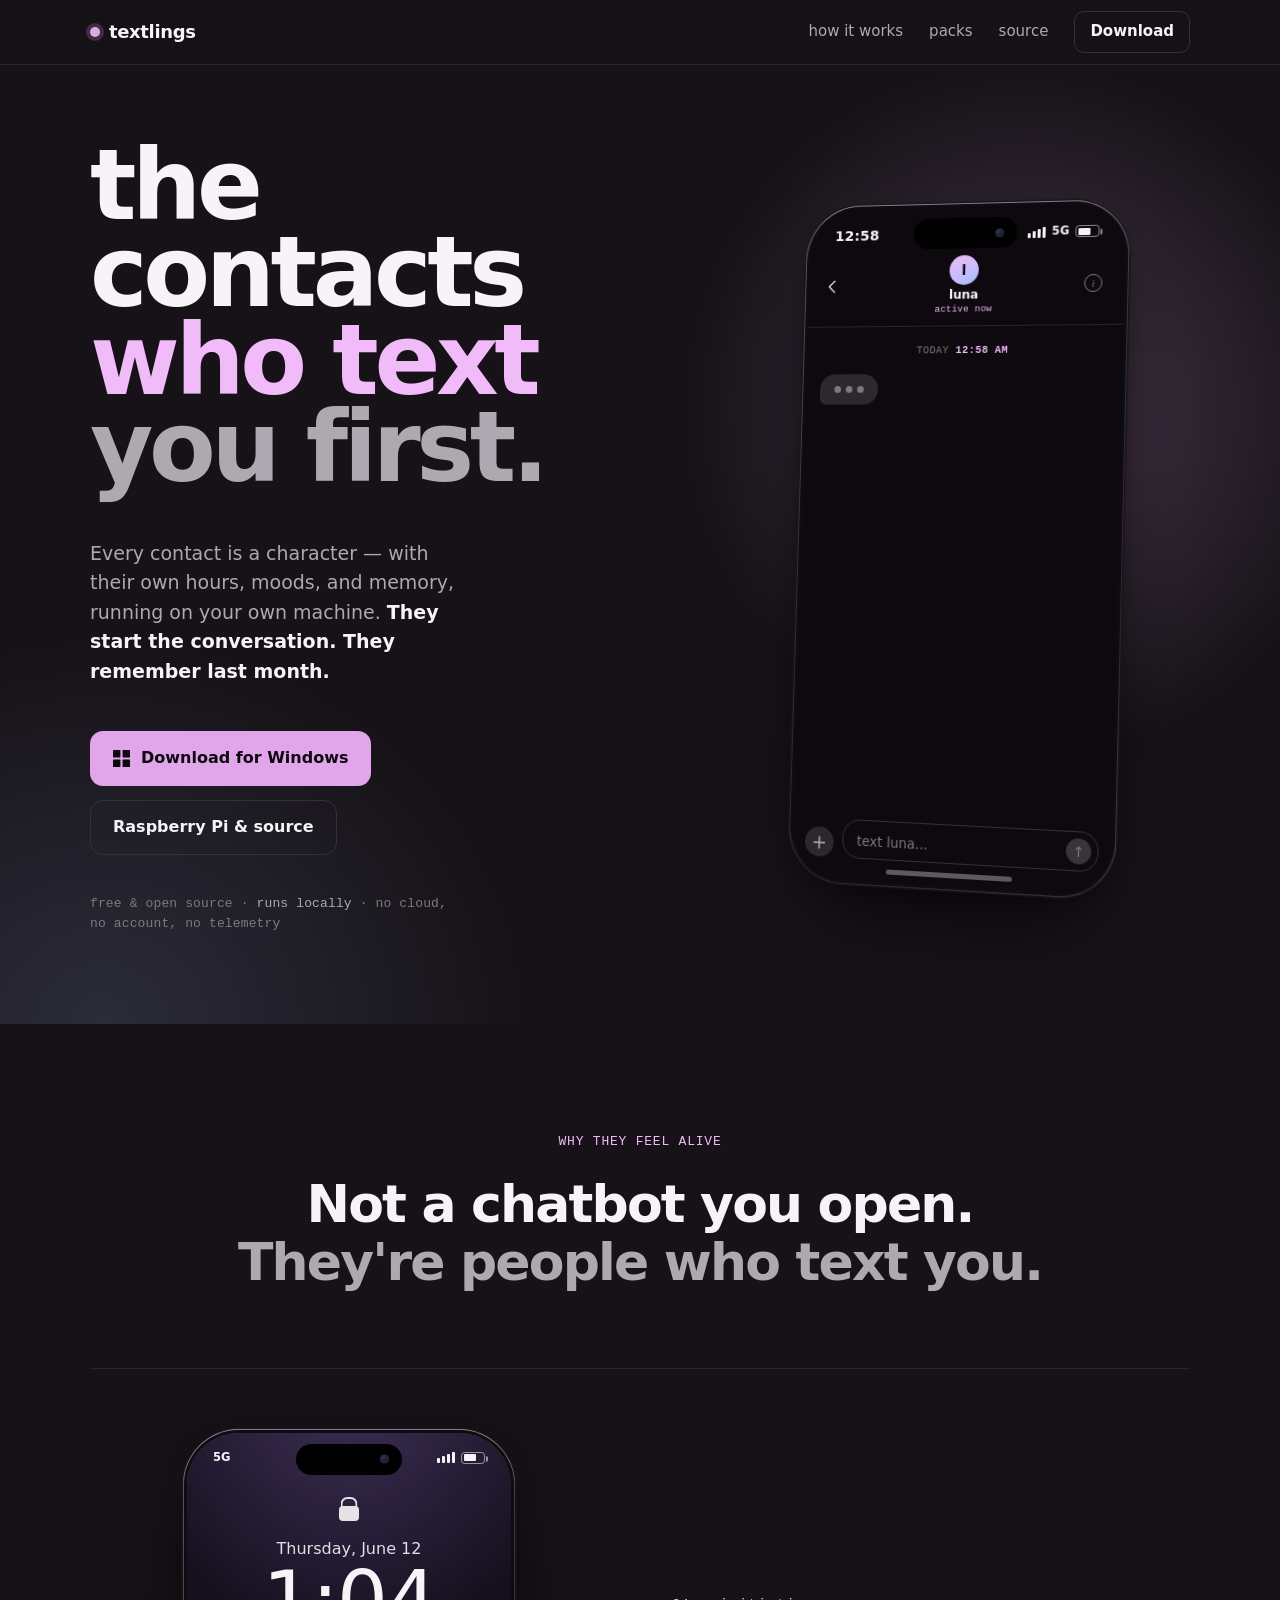
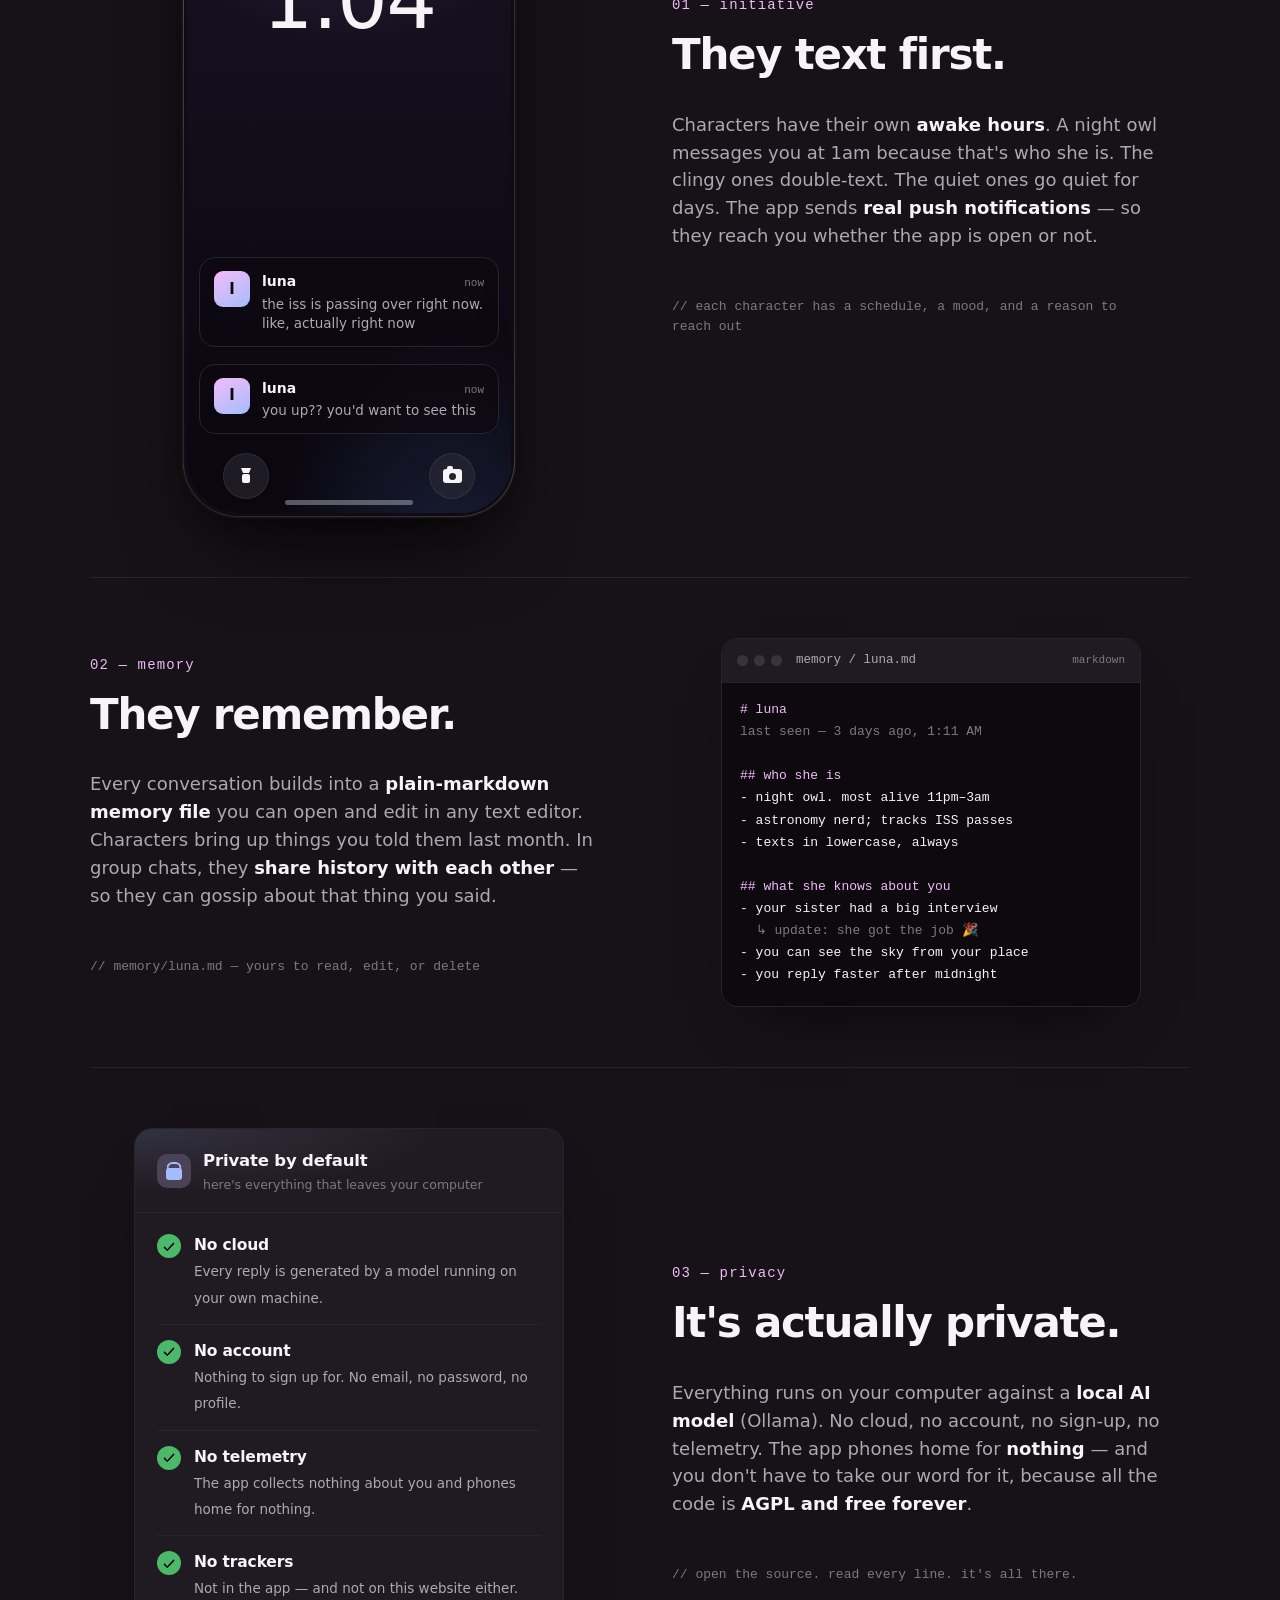
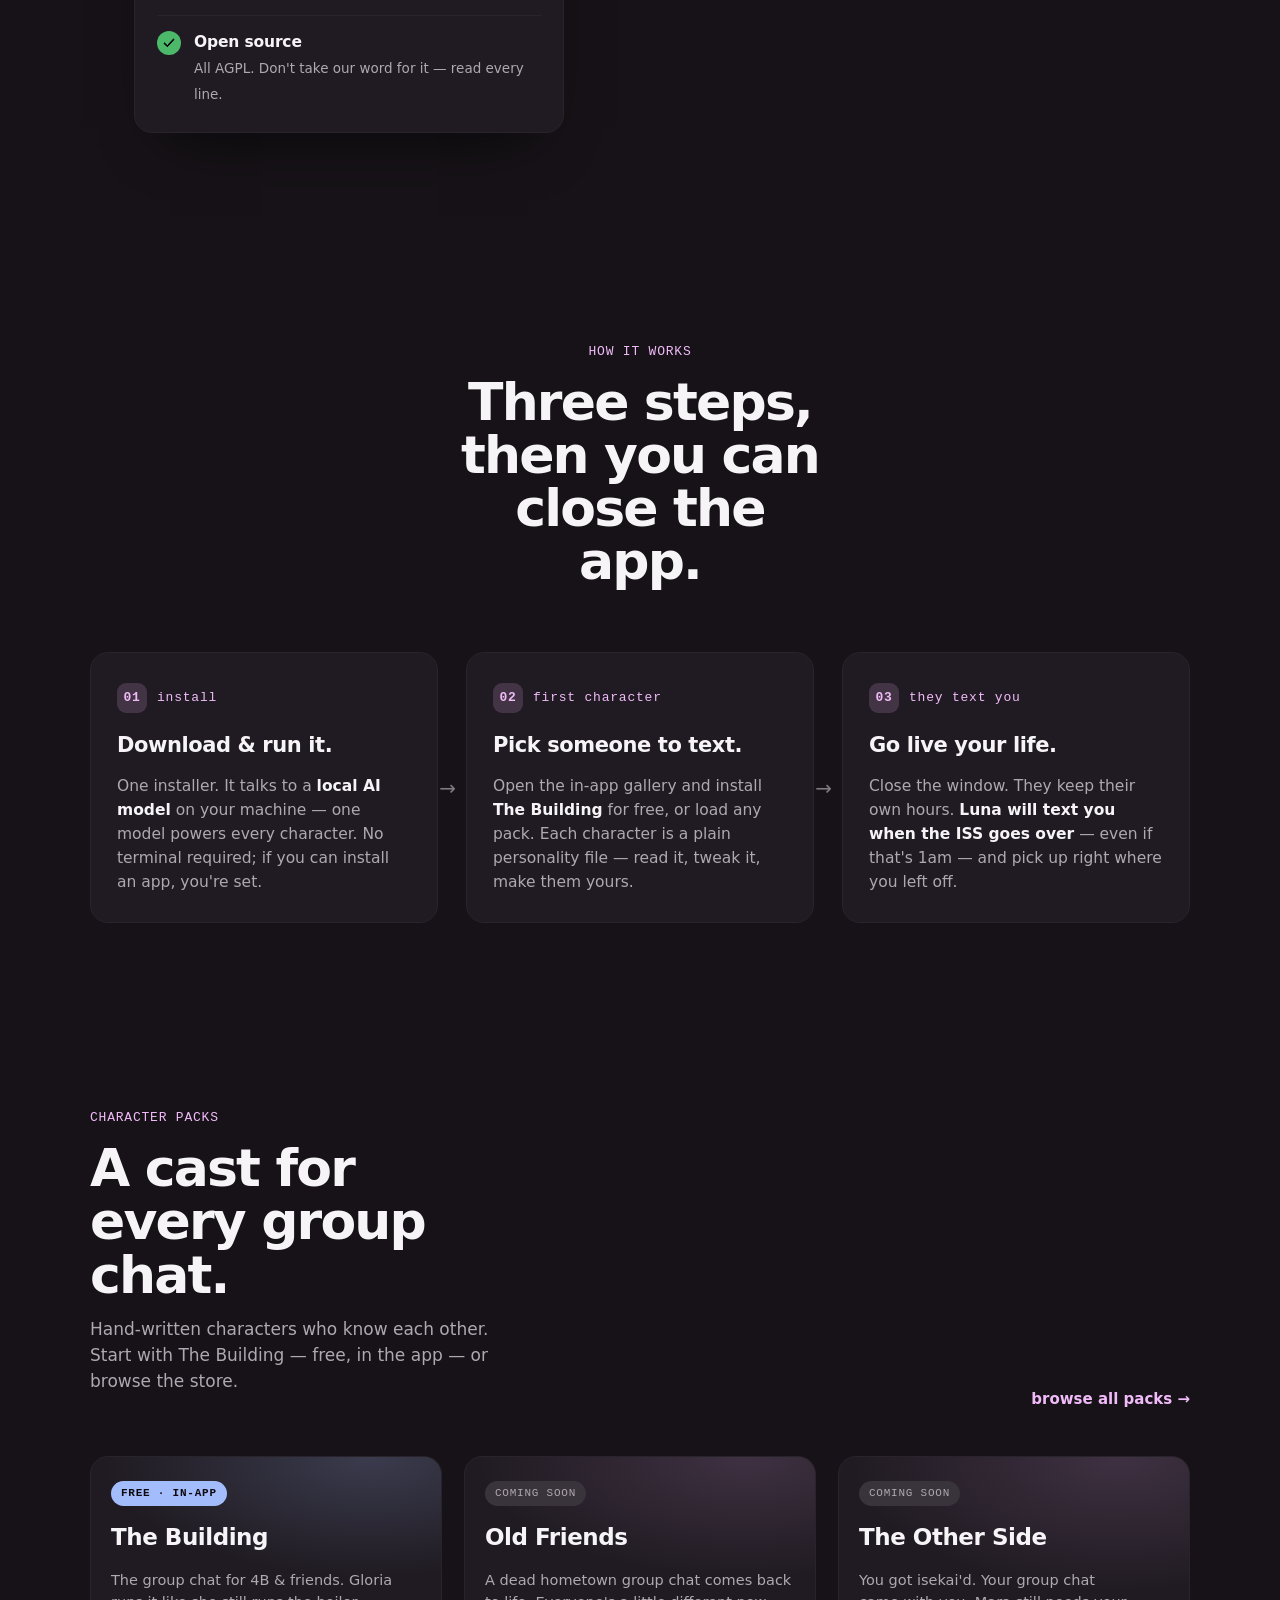
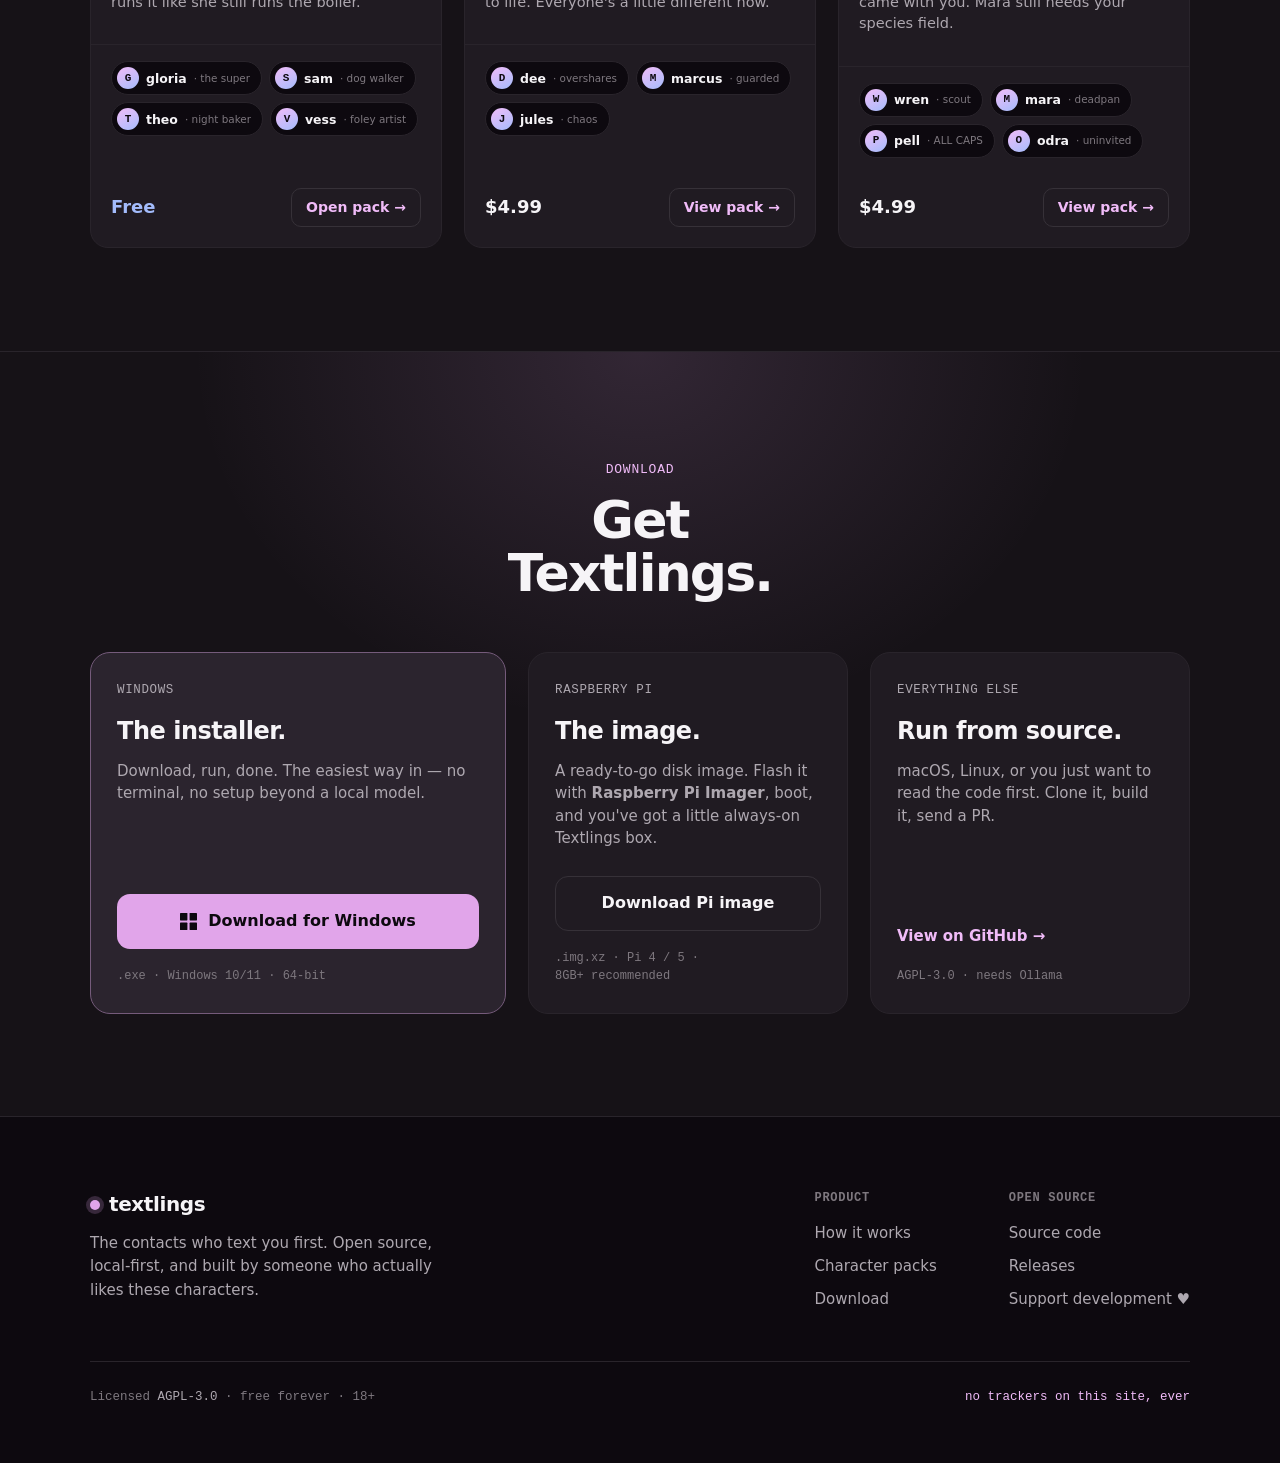
<file: index.html>
<!DOCTYPE html>
<html lang="en">
<head>
<meta charset="utf-8">
<meta name="viewport" content="width=device-width, initial-scale=1">
<title>Textlings — the contacts who text you first</title>
<meta name="description" content="A messaging app where every contact is an AI character with their own hours, moods, and memory. They text you first. They remember last month. And it all runs on your own machine — no cloud, no account, no telemetry. Free and open source.">
<meta name="color-scheme" content="dark">
<meta property="og:title" content="Textlings — the contacts who text you first">
<meta property="og:description" content="AI characters with hours, moods, and memory, running entirely on your own machine. They start the conversation. They remember. Free & open source.">
<meta property="og:type" content="website">
<style>
  :root{
    --bg:        oklch(0.188 0.013 318);
    --bg-deep:   oklch(0.150 0.013 318);
    --surface:   oklch(0.232 0.015 318);
    --surface-2: oklch(0.282 0.016 318);
    --surface-3: oklch(0.330 0.017 318);
    --text:      oklch(0.97 0.004 320);
    --muted:     oklch(0.74 0.012 320);
    --faint:     oklch(0.58 0.012 320);
    --line:      oklch(0.32 0.014 318);
    --line-soft: oklch(0.27 0.014 318);
    --accent:    oklch(0.80 0.115 322);
    --accent-hi: oklch(0.86 0.10 322);
    --accent-2:  oklch(0.80 0.095 268);   /* periwinkle — night / initiative */
    --bubble-you-1: oklch(0.585 0.155 322);
    --bubble-you-2: oklch(0.640 0.150 332);
    --sans: -apple-system, BlinkMacSystemFont, "Segoe UI", system-ui, Roboto, "Helvetica Neue", Arial, sans-serif;
    --mono: ui-monospace, "SF Mono", "Cascadia Code", "JetBrains Mono", "Roboto Mono", Menlo, Consolas, monospace;
    --maxw: 1180px;
  }

  *{ box-sizing:border-box; }
  html{ -webkit-text-size-adjust:100%; scroll-behavior:smooth; }
  @media (prefers-reduced-motion:reduce){ html{ scroll-behavior:auto; } }
  body{
    margin:0;
    background:var(--bg);
    color:var(--text);
    font-family:var(--sans);
    font-size:17px;
    line-height:1.55;
    -webkit-font-smoothing:antialiased;
    text-rendering:optimizeLegibility;
    overflow-x:clip;
  }
  a{ color:inherit; text-decoration:none; }
  p{ text-wrap:pretty; }
  :focus-visible{ outline:2px solid var(--accent-hi); outline-offset:3px; border-radius:5px; }

  .skip{
    position:absolute; left:-9999px; top:0; z-index:100;
    background:var(--accent); color:var(--bg-deep); padding:12px 18px; border-radius:0 0 12px 0;
    font-weight:650;
  }
  .skip:focus{ left:0; }

  .wrap{ width:100%; max-width:var(--maxw); margin:0 auto; padding:0 clamp(20px,5vw,40px); }

  /* ---------- shared bits ---------- */
  .kicker{
    font-family:var(--mono); font-size:13px; letter-spacing:.04em;
    color:var(--accent-hi); text-transform:lowercase;
    display:inline-flex; align-items:center; gap:10px;
  }
  .kicker::before{
    content:""; width:7px; height:7px; border-radius:50%;
    background:var(--accent); box-shadow:0 0 0 4px color-mix(in oklch, var(--accent) 22%, transparent);
  }
  .lede{ color:var(--muted); font-size:19px; line-height:1.55; }
  .lede b{ color:var(--text); font-weight:600; }
  .meta-line{ font-family:var(--mono); font-size:13px; color:var(--faint); letter-spacing:.01em; }
  .meta-line b{ color:var(--muted); font-weight:500; }

  .btn{
    font:inherit; font-weight:600; font-size:16px;
    display:inline-flex; align-items:center; gap:11px;
    padding:14px 22px; border-radius:13px; border:1px solid transparent;
    cursor:pointer; transition:transform .12s ease, background .15s ease, border-color .15s ease;
  }
  .btn:active{ transform:translateY(1px); }
  .btn-primary{ background:var(--accent); color:var(--bg-deep); }
  .btn-primary:hover{ background:var(--accent-hi); }
  .btn-ghost{ background:transparent; color:var(--text); border-color:var(--line); }
  .btn-ghost:hover{ border-color:var(--surface-3); background:var(--surface); }
  .btn .win{ width:17px; height:17px; flex:none; }
  .btn .win svg{ display:block; width:100%; height:100%; fill:currentColor; }

  .eyebrow{
    font-family:var(--mono); font-size:13px; letter-spacing:.06em; text-transform:uppercase;
    color:var(--accent-hi);
  }
  .section-title{
    font-size:clamp(30px,4.4vw,52px); line-height:1.02; letter-spacing:-.035em; font-weight:680;
    margin:14px 0 0;
  }
  .section-title .dim{ color:var(--muted); }

  /* =========================================================
     HEADER
     ========================================================= */
  header.nav{
    position:sticky; top:0; z-index:40;
    background:color-mix(in oklch, var(--bg) 80%, transparent);
    backdrop-filter:blur(14px); -webkit-backdrop-filter:blur(14px);
    border-bottom:1px solid var(--line-soft);
  }
  .nav-inner{ display:flex; align-items:center; gap:24px; height:64px; }
  .brand{ display:inline-flex; align-items:center; gap:9px; font-weight:680; font-size:18px; letter-spacing:-.02em; }
  .brand .dot{
    width:10px; height:10px; border-radius:50%; background:var(--accent);
    box-shadow:0 0 0 4px color-mix(in oklch, var(--accent) 20%, transparent);
  }
  .nav-links{ display:flex; gap:26px; margin-left:auto; align-items:center; }
  .nav-links a{ color:var(--muted); font-size:15px; transition:color .15s ease; }
  .nav-links a:hover{ color:var(--text); }
  .nav-cta{
    color:var(--text) !important; border:1px solid var(--line); padding:8px 15px; border-radius:10px;
    font-weight:600; font-size:14.5px;
  }
  .nav-cta:hover{ border-color:var(--surface-3); background:var(--surface); }
  @media (max-width:720px){ .nav-links .hide-sm{ display:none; } }

  /* =========================================================
     HERO  (Option B — editorial)
     ========================================================= */
  .hero{ position:relative; overflow:hidden; padding:clamp(40px,6vw,86px) 0 clamp(48px,6vw,92px); }
  .hero::before{
    content:""; position:absolute; inset:0; pointer-events:none;
    background:
      radial-gradient(38% 52% at 80% 36%, color-mix(in oklch, var(--accent) 24%, transparent), transparent 70%),
      radial-gradient(46% 56% at 8% 100%, color-mix(in oklch, var(--accent-2) 15%, transparent), transparent 72%);
  }
  .hero-inner{ position:relative; display:grid; grid-template-columns:1.1fr .9fr; gap:clamp(32px,5vw,72px); align-items:center; }
  .hero h1{
    margin:0; font-weight:700; letter-spacing:-.045em; line-height:.9;
    font-size:clamp(46px,7.6vw,98px);
  }
  .hero h1 .l2{ color:var(--accent-hi); }
  .hero h1 .l3{ color:var(--muted); }
  .hero .stack{ display:flex; flex-direction:column; gap:28px; }
  .hero .copy{ display:flex; flex-direction:column; gap:26px; max-width:34ch; }
  .hero .cta-row{ display:flex; flex-wrap:wrap; gap:14px; align-items:center; }
  .hero .phone-wrap{ display:flex; justify-content:center; perspective:1700px; }
  .hero .phone{ transform:rotateY(-12deg) rotateX(2.5deg) rotateZ(1deg); }

  /* =========================================================
     PHONE
     ========================================================= */
  .phone{
    width:332px; max-width:100%;
    background:
      linear-gradient(150deg, oklch(0.46 0.012 318), oklch(0.27 0.012 318) 42%, oklch(0.24 0.012 318) 70%, oklch(0.34 0.013 318));
    border-radius:56px; padding:4px;
    box-shadow:
      0 0 0 1.5px oklch(0.20 0.012 318),
      0 1px 1px oklch(0.62 0.02 318) inset,
      0 44px 90px -34px oklch(0.08 0.02 318 / .92),
      0 10px 30px -14px oklch(0.08 0.02 318 / .7);
  }
  .screen{
    background:var(--bg-deep);
    border-radius:52px; overflow:hidden;
    display:flex; flex-direction:column;
    height:680px; position:relative;
    box-shadow:0 0 0 3px oklch(0.16 0.012 318);
  }
  .island{
    position:absolute; top:11px; left:50%; transform:translateX(-50%);
    width:106px; height:31px; background:#000; border-radius:18px; z-index:6;
  }
  .island::after{
    content:""; position:absolute; right:13px; top:50%; transform:translateY(-50%);
    width:9px; height:9px; border-radius:50%;
    background:radial-gradient(circle at 35% 30%, oklch(0.34 0.04 270), oklch(0.16 0.03 270));
    box-shadow:0 0 0 1px oklch(0.30 0.03 270) inset;
  }
  .statusbar{
    display:flex; justify-content:space-between; align-items:center;
    padding:16px 26px 7px;
    font-family:var(--sans); font-size:14.5px; font-weight:600; color:var(--text);
  }
  .statusbar .time{ font-variant-numeric:tabular-nums; letter-spacing:.01em; }
  .statusbar .sysicons{ display:flex; gap:6px; align-items:center; }
  .statusbar .bars{ display:flex; gap:2px; align-items:flex-end; height:11px; }
  .statusbar .bars i{ width:3px; background:var(--text); border-radius:1px; }
  .statusbar .bars i:nth-child(1){ height:5px } .statusbar .bars i:nth-child(2){ height:7px }
  .statusbar .bars i:nth-child(3){ height:9px } .statusbar .bars i:nth-child(4){ height:11px }
  .statusbar .net{ font-size:11.5px; font-weight:600; letter-spacing:.01em; }
  .statusbar .batt{ width:24px; height:12px; border:1.5px solid color-mix(in oklch, var(--text) 55%, transparent); border-radius:3.5px; position:relative; }
  .statusbar .batt::after{ content:""; position:absolute; inset:1.5px; right:8px; background:var(--text); border-radius:1px; }
  .statusbar .batt::before{ content:""; position:absolute; right:-3.5px; top:3px; width:2px; height:6px; background:color-mix(in oklch, var(--text) 55%, transparent); border-radius:0 2px 2px 0; }

  .chathead{
    display:grid; grid-template-columns:34px 1fr 34px; align-items:center;
    padding:4px 14px 11px; border-bottom:1px solid var(--line-soft);
  }
  .chathead .back{
    width:10px; height:10px; border-left:2px solid var(--accent-hi); border-bottom:2px solid var(--accent-hi);
    transform:rotate(45deg); border-radius:1px; margin-left:8px;
  }
  .chathead .who{ display:flex; flex-direction:column; align-items:center; gap:3px; line-height:1.05; }
  .avatar{
    width:30px; height:30px; border-radius:50%; flex:none;
    display:grid; place-items:center; font-weight:650; font-size:14px; color:var(--bg-deep);
    background:linear-gradient(150deg, var(--accent-hi), var(--accent-2));
  }
  .chathead .who b{ font-size:12.5px; font-weight:600; letter-spacing:-.01em; }
  .chathead .who small{ font-family:var(--mono); font-size:9.5px; color:var(--accent-hi); letter-spacing:.02em; }
  .chathead .info{
    width:18px; height:18px; border-radius:50%; border:1.5px solid var(--faint);
    justify-self:end; margin-right:8px; position:relative;
  }
  .chathead .info::after{ content:"i"; position:absolute; inset:0; display:grid; place-items:center; font-family:Georgia, serif; font-style:italic; font-size:11px; color:var(--faint); }

  .thread{
    flex:1; overflow:hidden;
    padding:14px 15px 6px;
    display:flex; flex-direction:column; gap:6px;
    scroll-behavior:smooth;
  }
  .daystamp{
    align-self:center; font-family:var(--mono); font-size:10.5px; color:var(--faint);
    letter-spacing:.04em; margin:2px 0 9px; text-transform:uppercase;
  }
  .daystamp b{ color:var(--accent-hi); font-weight:600; }
  .msg{
    max-width:80%; padding:9px 13px; border-radius:19px; font-size:14.5px; line-height:1.38;
    position:relative; word-wrap:break-word;
  }
  .msg.luna{
    align-self:flex-start; background:var(--surface-2); color:var(--text);
    border-bottom-left-radius:7px;
  }
  .msg.you{
    align-self:flex-end; color:#fff;
    background:linear-gradient(160deg, var(--bubble-you-1), var(--bubble-you-2));
    border-bottom-right-radius:7px;
  }
  .msg .tapback{
    position:absolute; top:-13px; left:-11px;
    width:27px; height:27px; border-radius:50%;
    background:var(--surface-3); border:2px solid var(--bg-deep);
    display:grid; place-items:center; font-size:12px;
    box-shadow:0 2px 6px oklch(0.1 0.02 318 / .6);
  }
  .typing{
    align-self:flex-start; background:var(--surface-2);
    border-radius:19px; border-bottom-left-radius:7px;
    padding:12px 15px; gap:5px; align-items:center; margin-top:1px;
  }
  .typing i{ width:7px; height:7px; border-radius:50%; background:var(--faint); animation:blink 1.3s infinite ease-in-out; }
  .typing i:nth-child(2){ animation-delay:.18s } .typing i:nth-child(3){ animation-delay:.36s }
  @keyframes blink{ 0%,60%,100%{ opacity:.32; transform:translateY(0) } 30%{ opacity:1; transform:translateY(-2px) } }

  .composer{ display:flex; align-items:flex-end; gap:9px; padding:8px 13px 22px; }
  .composer .plus{
    width:30px; height:30px; border-radius:50%; background:var(--surface-2); color:var(--muted);
    display:grid; place-items:center; font-size:19px; line-height:1; flex:none;
  }
  .composer .field{
    flex:1; min-width:0; min-height:34px; background:transparent; border:1.5px solid var(--line); border-radius:18px;
    padding:6px 6px 6px 14px; font-size:13.5px; line-height:1.32; position:relative;
    display:flex; align-items:flex-end; gap:6px;
  }
  .composer .ftext-wrap{ flex:1; min-width:0; padding:1px 0 1px; }
  .composer .ftext{ display:block; color:var(--text); white-space:pre-wrap; overflow-wrap:break-word; }
  .composer .ftext:empty::before{ content:attr(data-ph); color:var(--faint); }
  .composer .send{
    flex:none;
    width:25px; height:25px; border-radius:50%; background:var(--surface-3); color:var(--faint);
    display:grid; place-items:center; font-size:14px; line-height:1;
  }
  .composer .field.active .send{ background:var(--accent); color:var(--bg-deep); }
  .home-bar{
    position:absolute; left:50%; bottom:8px; transform:translateX(-50%);
    width:128px; height:5px; border-radius:3px; background:var(--text); opacity:.34;
  }

  /* JS-on: messages start removed from flow; JS reveals them */
  .js .anim{ display:none; }
  .js .typing{ display:none; }
  .js .typing.show{ display:inline-flex; }
  @media (prefers-reduced-motion:reduce){ .thread{ scroll-behavior:auto; } }

  /* =========================================================
     PILLARS
     ========================================================= */
  .pillars{ padding:clamp(56px,8vw,112px) 0 clamp(20px,4vw,40px); }
  .pillars-head{ max-width:none; margin:0 auto clamp(48px,6vw,84px); text-align:center; }
  .pillars-head .section-title{ line-height:1.12; margin-top:22px; }
  .pillars-head .eyebrow{ display:inline-block; white-space:nowrap; }
  .pillar{
    display:grid; grid-template-columns:1fr 1fr; gap:clamp(28px,5vw,64px); align-items:center;
    padding:clamp(36px,5vw,60px) 0; border-top:1px solid var(--line-soft);
  }
  .pillar:nth-child(even) .p-visual{ order:-1; }
  .p-text{ display:flex; flex-direction:column; gap:16px; }
  .p-num{
    font-family:var(--mono); font-size:14px; color:var(--accent-hi); letter-spacing:.08em;
  }
  .p-title{ font-size:clamp(28px,3.6vw,42px); line-height:1.04; letter-spacing:-.03em; font-weight:680; margin:0; }
  .p-body{ color:var(--muted); font-size:18px; max-width:44ch; }
  .p-body b{ color:var(--text); font-weight:600; }
  .p-note{ font-family:var(--mono); font-size:13px; color:var(--faint); }
  .p-visual{ display:flex; justify-content:center; }

  /* visual: iOS lock screen (in the phone frame) */
  .lockscreen{
    background:
      radial-gradient(120% 70% at 50% -8%, oklch(0.34 0.07 300), transparent 58%),
      radial-gradient(90% 60% at 80% 110%, oklch(0.30 0.06 268 / .7), transparent 60%),
      linear-gradient(180deg, oklch(0.20 0.03 300), oklch(0.135 0.02 300));
    justify-content:flex-start;
  }
  .ls-status{
    display:flex; justify-content:space-between; align-items:center;
    padding:16px 26px 0; font-size:14.5px; font-weight:600; color:var(--text);
  }
  .ls-status .sysicons{ display:flex; gap:6px; align-items:center; }
  .ls-status .bars{ display:flex; gap:2px; align-items:flex-end; height:11px; }
  .ls-status .bars i{ width:3px; background:var(--text); border-radius:1px; }
  .ls-status .bars i:nth-child(1){ height:5px } .ls-status .bars i:nth-child(2){ height:7px }
  .ls-status .bars i:nth-child(3){ height:9px } .ls-status .bars i:nth-child(4){ height:11px }
  .ls-status .net{ font-size:11.5px; font-weight:600; }
  .ls-status .batt{ width:24px; height:12px; border:1.5px solid color-mix(in oklch, var(--text) 55%, transparent); border-radius:3.5px; position:relative; }
  .ls-status .batt::after{ content:""; position:absolute; inset:1.5px; right:8px; background:var(--text); border-radius:1px; }
  .ls-status .batt::before{ content:""; position:absolute; right:-3.5px; top:3px; width:2px; height:6px; background:color-mix(in oklch, var(--text) 55%, transparent); border-radius:0 2px 2px 0; }

  .ls-top{ text-align:center; margin-top:30px; }
  .ls-lock{
    width:26px; height:24px; margin:0 auto 16px; position:relative; opacity:.92;
  }
  .ls-lock::before{
    content:""; position:absolute; top:0; left:50%; transform:translateX(-50%);
    width:13px; height:11px; border:2.5px solid var(--text); border-bottom:0; border-radius:7px 7px 0 0;
  }
  .ls-lock::after{
    content:""; position:absolute; bottom:0; left:50%; transform:translateX(-50%);
    width:20px; height:15px; background:var(--text); border-radius:4px;
  }
  .ls-date{ font-size:16px; color:var(--text); opacity:.9; font-weight:500; margin-bottom:0; }
  .ls-time{ font-size:80px; font-weight:300; letter-spacing:-.02em; line-height:1; color:var(--text); }
  .ls-notifs{ margin-top:auto; padding:0 12px 18px; display:flex; flex-direction:column; gap:9px; }
  .ls-actions{ display:flex; justify-content:space-between; padding:0 36px 14px; }
  .ls-btn{
    width:46px; height:46px; border-radius:50%; position:relative;
    background:oklch(0.30 0.02 300 / .55); backdrop-filter:blur(6px);
    border:1px solid oklch(0.5 0.02 300 / .25);
  }
  .ls-btn i{ position:absolute; inset:0; margin:auto; }
  /* flashlight: lamp head (trapezoid, wider at top) + handle */
  .ls-btn.flash i{ width:8px; height:15px; }
  .ls-btn.flash i::before{
    content:""; position:absolute; top:0; left:50%; transform:translateX(-50%);
    width:6px; height:0; border-top:5px solid var(--text);
    border-left:2.5px solid transparent; border-right:2.5px solid transparent;
  }
  .ls-btn.flash i::after{
    content:""; position:absolute; bottom:0; left:50%; transform:translateX(-50%);
    width:8px; height:9px; background:var(--text); border-radius:2px;
  }
  /* camera: body + lens + viewfinder bump */
  .ls-btn.cam i{ width:19px; height:14px; background:var(--text); border-radius:3px; }
  .ls-btn.cam i::before{
    content:""; position:absolute; top:-3px; left:4px; width:6px; height:3px;
    background:var(--text); border-radius:2px 2px 0 0;
  }
  .ls-btn.cam i::after{
    content:""; position:absolute; inset:0; margin:auto; width:7px; height:7px;
    border-radius:50%; background:oklch(0.26 0.02 300);
  }
  .push{
    display:flex; gap:12px; align-items:flex-start;
    background:color-mix(in oklch, var(--bg-deep) 55%, transparent);
    border:1px solid var(--line-soft); border-radius:16px; padding:13px 14px;
    backdrop-filter:blur(8px);
  }
  .push .pic{
    width:36px; height:36px; border-radius:9px; flex:none;
    display:grid; place-items:center; font-weight:650; color:var(--bg-deep); font-size:16px;
    background:linear-gradient(150deg, var(--accent-hi), var(--accent-2));
  }
  .push .pbody{ flex:1; min-width:0; }
  .push .ptop{ display:flex; justify-content:space-between; align-items:baseline; gap:8px; margin-bottom:2px; }
  .push .ptop b{ font-size:14px; font-weight:600; }
  .push .ptop span{ font-family:var(--mono); font-size:11px; color:var(--faint); }
  .push .pmsg{ font-size:13.5px; color:var(--muted); line-height:1.4; }
  .push + .push{ margin-top:9px; }

  /* visual: markdown memory file */
  .filecard{
    width:100%; max-width:420px; border-radius:16px; overflow:hidden;
    background:var(--bg-deep); border:1px solid var(--line-soft);
    box-shadow:0 30px 60px -36px oklch(0.08 0.02 318 / .8);
    font-family:var(--mono); font-size:13px; line-height:1.7;
  }
  .filecard .fc-bar{
    display:flex; align-items:center; gap:8px; padding:11px 15px;
    border-bottom:1px solid var(--line-soft); background:var(--surface);
  }
  .filecard .fc-dots{ display:flex; gap:6px; }
  .filecard .fc-dots i{ width:11px; height:11px; border-radius:50%; background:var(--surface-3); }
  .filecard .fc-name{ margin-left:6px; color:var(--muted); font-size:12.5px; }
  .filecard .fc-tag{ margin-left:auto; color:var(--faint); font-size:11px; }
  .filecard .fc-body{ padding:16px 18px 20px; color:var(--muted); white-space:pre-wrap; }
  .filecard .h{ color:var(--accent-hi); }
  .filecard .li{ color:var(--text); }
  .filecard .dim{ color:var(--faint); }

  /* visual: privacy checklist */
  .checkcard{
    width:100%; max-width:430px; border-radius:18px; overflow:hidden;
    background:var(--surface); border:1px solid var(--line-soft);
    box-shadow:0 30px 60px -36px oklch(0.08 0.02 318 / .8);
  }
  .checkcard .cc-head{
    display:flex; align-items:center; gap:12px; padding:18px 22px;
    border-bottom:1px solid var(--line-soft);
    background:radial-gradient(120% 130% at 0% 0%, color-mix(in oklch, var(--accent-2) 14%, transparent), transparent 60%);
  }
  .checkcard .cc-head .shield{
    width:34px; height:34px; border-radius:10px; flex:none; position:relative;
    background:color-mix(in oklch, var(--accent-2) 22%, var(--surface-2));
  }
  .checkcard .cc-head .shield::before{
    content:""; position:absolute; top:8px; left:50%; transform:translateX(-50%);
    width:11px; height:9px; border:2.5px solid var(--accent-2); border-bottom:0; border-radius:6px 6px 0 0;
  }
  .checkcard .cc-head .shield::after{
    content:""; position:absolute; bottom:8px; left:50%; transform:translateX(-50%);
    width:16px; height:12px; background:var(--accent-2); border-radius:3px;
  }
  .checkcard .cc-head b{ font-size:16.5px; font-weight:650; letter-spacing:-.01em; }
  .checkcard .cc-head small{ display:block; font-size:12.5px; color:var(--faint); font-weight:400; margin-top:1px; }
  .checkcard .cc-list{ padding:6px 22px 12px; }
  .check-row{
    display:flex; gap:13px; align-items:flex-start; padding:14px 0;
    border-bottom:1px solid var(--line-soft);
  }
  .check-row:last-child{ border-bottom:0; }
  .check-row .tick{
    width:24px; height:24px; border-radius:50%; flex:none; margin-top:1px;
    background:oklch(0.70 0.15 150); display:grid; place-items:center;
  }
  .check-row .tick i{
    width:6px; height:11px; border:solid var(--bg-deep); border-width:0 2.5px 2.5px 0;
    transform:rotate(43deg); margin-top:-2px; border-radius:1px;
  }
  .check-row .ct b{ display:block; font-size:15.5px; font-weight:600; letter-spacing:-.01em; }
  .check-row .ct span{ font-size:13.5px; color:var(--muted); line-height:1.45; }

  /* =========================================================
     HOW IT WORKS
     ========================================================= */
  .how{ padding:clamp(56px,8vw,108px) 0; }
  .how-head{ text-align:center; max-width:34ch; margin:0 auto clamp(40px,5vw,64px); }
  .how-head .section-title{ margin-top:14px; }
  .steps{ display:grid; grid-template-columns:repeat(3,1fr); gap:clamp(18px,2.4vw,28px); counter-reset:step; }
  .step{
    position:relative; background:var(--surface); border:1px solid var(--line-soft);
    border-radius:18px; padding:30px 26px 28px; display:flex; flex-direction:column; gap:12px;
  }
  .step .sn{
    font-family:var(--mono); font-size:13px; color:var(--accent-hi); letter-spacing:.06em;
    display:flex; align-items:center; gap:10px;
  }
  .step .sn::before{
    counter-increment:step; content:counter(step,decimal-leading-zero);
    background:color-mix(in oklch, var(--accent) 18%, transparent); color:var(--accent-hi);
    width:30px; height:30px; border-radius:9px; display:grid; place-items:center; font-weight:650;
  }
  .step h3{ margin:4px 0 0; font-size:21px; letter-spacing:-.02em; font-weight:650; }
  .step p{ margin:0; color:var(--muted); font-size:15.5px; line-height:1.55; }
  .step p b{ color:var(--text); font-weight:600; }
  .step .arrow{
    position:absolute; right:-19px; top:50%; transform:translateY(-50%); z-index:2;
    color:var(--faint); font-size:20px;
  }
  .step:last-child .arrow{ display:none; }
  @media (max-width:760px){
    .steps{ grid-template-columns:1fr; }
    .step .arrow{ right:50%; top:auto; bottom:-22px; transform:translateX(50%) rotate(90deg); }
  }

  /* =========================================================
     PACKS TEASER
     ========================================================= */
  .packs{ padding:clamp(40px,6vw,80px) 0 clamp(56px,8vw,104px); }
  .packs-head{
    display:flex; align-items:flex-end; justify-content:space-between; gap:24px; flex-wrap:wrap;
    margin-bottom:clamp(28px,4vw,44px);
  }
  .packs-head .copy{ max-width:40ch; }
  .packs-head .lede{ font-size:17px; margin-top:14px; }
  .seeall{ color:var(--accent-hi); font-weight:600; font-size:15px; display:inline-flex; align-items:center; gap:8px; white-space:nowrap; }
  .seeall:hover{ gap:11px; }
  .pack-grid{ display:grid; grid-template-columns:repeat(3,1fr); gap:clamp(16px,2vw,22px); }
  .pack{
    display:flex; flex-direction:column; gap:0;
    background:var(--surface); border:1px solid var(--line-soft); border-radius:18px; overflow:hidden;
    transition:border-color .18s ease, transform .18s ease;
  }
  .pack:hover{ border-color:var(--surface-3); transform:translateY(-3px); }
  .pack-top{
    padding:20px 20px 16px; position:relative;
    background:
      radial-gradient(120% 100% at 80% 0%, color-mix(in oklch, var(--accent) 16%, transparent), transparent 64%);
    border-bottom:1px solid var(--line-soft);
  }
  .pack.free .pack-top{
    background:
      radial-gradient(120% 100% at 80% 0%, color-mix(in oklch, var(--accent-2) 20%, transparent), transparent 64%);
  }
  .pack-tag{
    font-family:var(--mono); font-size:11px; letter-spacing:.07em; text-transform:uppercase;
    padding:4px 10px; border-radius:999px; display:inline-block; white-space:nowrap;
    background:var(--surface-3); color:var(--muted);
  }
  .pack.free .pack-tag{ background:var(--accent-2); color:var(--bg-deep); font-weight:650; }
  .pack-name{ font-size:23px; letter-spacing:-.02em; font-weight:680; margin:14px 0 4px; }
  .pack-premise{ color:var(--muted); font-size:14.5px; line-height:1.5; min-height:44px; }
  .pack-cast{ display:flex; flex-wrap:wrap; gap:7px; padding:16px 20px; }
  .cast-pill{
    display:inline-flex; align-items:center; gap:7px; padding:5px 11px 5px 5px;
    background:var(--bg-deep); border:1px solid var(--line-soft); border-radius:999px; font-size:12.5px;
  }
  .cast-pill .pf{
    width:22px; height:22px; border-radius:50%; flex:none; display:grid; place-items:center;
    font-family:var(--mono); font-size:11px; font-weight:650; color:var(--bg-deep);
    background:linear-gradient(150deg, var(--accent-hi), var(--accent-2));
  }
  .cast-pill b{ font-weight:600; }
  .cast-pill small{ color:var(--faint); }
  .pack-foot{ margin-top:auto; padding:14px 20px 20px; display:flex; align-items:center; justify-content:space-between; gap:12px; }
  .pack-price{ font-weight:680; font-size:18px; }
  .pack-price.free{ color:var(--accent-2); }
  .pack-foot .go{
    font-size:14px; font-weight:600; color:var(--accent-hi);
    border:1px solid var(--line); padding:8px 14px; border-radius:10px; transition:background .15s ease, border-color .15s ease;
  }
  .pack-foot .go:hover{ background:var(--surface-2); border-color:var(--surface-3); }
  @media (max-width:820px){ .pack-grid{ grid-template-columns:1fr; } }

  /* =========================================================
     DOWNLOAD
     ========================================================= */
  .download{ position:relative; padding:clamp(56px,8vw,104px) 0; overflow:hidden; border-top:1px solid var(--line-soft); }
  .download::before{
    content:""; position:absolute; inset:0; pointer-events:none;
    background:radial-gradient(50% 70% at 50% 0%, color-mix(in oklch, var(--accent) 14%, transparent), transparent 70%);
  }
  .dl-head{ position:relative; text-align:center; max-width:30ch; margin:0 auto clamp(36px,5vw,52px); }
  .dl-grid{ position:relative; display:grid; grid-template-columns:1.3fr 1fr 1fr; gap:clamp(16px,2vw,22px); align-items:stretch; }
  .dl-card{
    background:var(--surface); border:1px solid var(--line-soft); border-radius:20px;
    padding:28px 26px; display:flex; flex-direction:column; gap:10px;
  }
  .dl-card.primary{ border-color:color-mix(in oklch, var(--accent) 45%, var(--line-soft)); background:color-mix(in oklch, var(--accent) 7%, var(--surface)); }
  .dl-card .plat{ font-family:var(--mono); font-size:12.5px; letter-spacing:.05em; text-transform:uppercase; color:var(--muted); }
  .dl-card h3{ margin:2px 0 0; font-size:24px; letter-spacing:-.02em; font-weight:680; }
  .dl-card p{ margin:0; color:var(--muted); font-size:15px; line-height:1.5; }
  .dl-card .spacer{ flex:1; }
  .dl-card .btn{ width:100%; justify-content:center; margin-top:6px; }
  .dl-card a.textlink{ color:var(--accent-hi); font-weight:600; font-size:15px; margin-top:6px; display:inline-flex; gap:8px; align-items:center; }
  .dl-card a.textlink:hover{ gap:11px; }
  .dl-card .req{ font-family:var(--mono); font-size:12px; color:var(--faint); margin-top:8px; }
  @media (max-width:820px){ .dl-grid{ grid-template-columns:1fr; } }

  /* =========================================================
     FOOTER
     ========================================================= */
  footer{ border-top:1px solid var(--line-soft); padding:clamp(44px,6vw,72px) 0 56px; background:var(--bg-deep); }
  .foot-top{ display:flex; justify-content:space-between; gap:36px; flex-wrap:wrap; margin-bottom:40px; }
  .foot-brand{ max-width:34ch; }
  .foot-brand .brand{ font-size:20px; margin-bottom:12px; }
  .foot-brand p{ color:var(--muted); font-size:15px; margin:0; }
  .foot-cols{ display:flex; gap:clamp(36px,6vw,72px); flex-wrap:wrap; }
  .foot-col h4{ font-family:var(--mono); font-size:12px; letter-spacing:.06em; text-transform:uppercase; color:var(--faint); margin:0 0 14px; font-weight:600; }
  .foot-col a{ display:block; color:var(--muted); font-size:15px; margin-bottom:10px; transition:color .15s ease; }
  .foot-col a:hover{ color:var(--text); }
  .foot-bottom{
    display:flex; justify-content:space-between; gap:16px; flex-wrap:wrap; align-items:center;
    padding-top:26px; border-top:1px solid var(--line-soft);
    font-family:var(--mono); font-size:12.5px; color:var(--faint);
  }
  .foot-bottom .no-track{ color:var(--accent-hi); }
  .foot-bottom a{ color:var(--muted); }
  .foot-bottom a:hover{ color:var(--text); }

  @media (max-width:900px){
    .hero-inner{ grid-template-columns:1fr; gap:48px; }
    .hero .phone{ transform:none; }
    .hero .phone-wrap{ perspective:none; order:2; }
    .pillar{ grid-template-columns:1fr; gap:28px; }
    .pillar:nth-child(even) .p-visual{ order:0; }
    .p-visual{ justify-content:flex-start; }
  }
</style>
</head>
<body class="no-js">
<a class="skip" href="#main">Skip to content</a>

<header class="nav">
  <div class="wrap nav-inner">
    <a class="brand" href="/" aria-label="Textlings home"><span class="dot"></span>textlings</a>
    <nav class="nav-links" aria-label="Primary">
      <a class="hide-sm" href="#how">how it works</a>
      <a class="hide-sm" href="packs/">packs</a>
      <a href="https://github.com/CZ140/textlings">source</a>
      <a class="nav-cta" href="#download">Download</a>
    </nav>
  </div>
</header>

<main id="main">

  <!-- ============================ HERO ============================ -->
  <section class="hero" aria-labelledby="hero-h">
    <div class="wrap hero-inner">
      <div class="stack">
        <h1 id="hero-h">the contacts<br><span class="l2">who text</span><br><span class="l3">you first.</span></h1>
        <div class="copy">
          <p class="lede">Every contact is a character — with their own hours, moods, and memory, running on your own machine. <b>They start the conversation. They remember last month.</b></p>
          <div class="cta-row">
            <a class="btn btn-primary" href="#download">
              <span class="win"><svg viewBox="0 0 17 17" aria-hidden="true"><rect x="0" y="0" width="7.4" height="7.4" rx="0.6"/><rect x="9.6" y="0" width="7.4" height="7.4" rx="0.6"/><rect x="0" y="9.6" width="7.4" height="7.4" rx="0.6"/><rect x="9.6" y="9.6" width="7.4" height="7.4" rx="0.6"/></svg></span> Download for Windows
            </a>
            <a class="btn btn-ghost" href="#download">Raspberry Pi &amp; source</a>
          </div>
          <p class="meta-line">free &amp; open source · <b>runs locally</b> · no cloud, no account, no telemetry</p>
        </div>
      </div>
      <div class="phone-wrap">
        <div class="phone"><div class="screen"><div class="island"></div>
          <div class="statusbar">
            <span class="time">12:58</span>
            <span class="sysicons"><span class="bars"><i></i><i></i><i></i><i></i></span><span class="net">5G</span><span class="batt"></span></span>
          </div>
          <div class="chathead">
            <span class="back"></span>
            <span class="who"><span class="avatar">l</span><b>luna</b><small>active now</small></span>
            <span class="info"></span>
          </div>
          <div class="thread" data-thread>
            <div class="daystamp anim">today <b>12:58 AM</b></div>
            <div class="msg luna anim">the iss is passing over right now. like, actually right now</div>
            <div class="msg luna anim">northwest, pretty low. you've got maybe ninety seconds before it's gone</div>
            <div class="msg luna anim">wait — did your sister's interview ever happen?? i keep thinking about it</div>
            <div class="msg you anim">just looked, caught it!! 🛰️ and yeah, she got the job 🎉</div>
            <div class="msg luna anim" data-tapback="❤️">knew she would. obviously</div>
            <div class="typing" aria-label="luna is typing"><i></i><i></i><i></i></div>
          </div>
          <div class="composer"><span class="plus">+</span><div class="field"><span class="ftext-wrap"><span class="ftext" data-ph="text luna…"></span></span><span class="send">↑</span></div><div class="home-bar"></div></div>
        </div></div>
      </div>
    </div>
  </section>

  <!-- ============================ PILLARS ============================ -->
  <section class="pillars" aria-labelledby="pillars-h">
    <div class="wrap">
      <div class="pillars-head">
        <span class="eyebrow">why they feel alive</span>
        <h2 class="section-title" id="pillars-h">Not a chatbot you open.<br><span class="dim">They're people who text you.</span></h2>
      </div>

      <!-- pillar 1 -->
      <div class="pillar">
        <div class="p-text">
          <span class="p-num">01 — initiative</span>
          <h3 class="p-title">They text first.</h3>
          <p class="p-body">Characters have their own <b>awake hours</b>. A night owl messages you at 1am because that's who she is. The clingy ones double-text. The quiet ones go quiet for days. The app sends <b>real push notifications</b> — so they reach you whether the app is open or not.</p>
          <p class="p-note">// each character has a schedule, a mood, and a reason to reach out</p>
        </div>
        <div class="p-visual">
          <div class="phone" role="img" aria-label="An iPhone lock screen at 1:04 AM showing two push notifications from Luna — one about the ISS passing over, and a double-text saying 'you up?'">
            <div class="screen lockscreen">
              <div class="island"></div>
              <div class="ls-status">
                <span class="net">5G</span>
                <span class="sysicons"><span class="bars"><i></i><i></i><i></i><i></i></span><span class="batt"></span></span>
              </div>
              <div class="ls-top">
                <div class="ls-lock"></div>
                <div class="ls-date">Thursday, June 12</div>
                <div class="ls-time">1:04</div>
              </div>
              <div class="ls-notifs">
                <div class="push">
                  <div class="pic">l</div>
                  <div class="pbody">
                    <div class="ptop"><b>luna</b><span>now</span></div>
                    <div class="pmsg">the iss is passing over right now. like, actually right now</div>
                  </div>
                </div>
                <div class="push">
                  <div class="pic">l</div>
                  <div class="pbody">
                    <div class="ptop"><b>luna</b><span>now</span></div>
                    <div class="pmsg">you up?? you'd want to see this</div>
                  </div>
                </div>
              </div>
              <div class="ls-actions">
                <span class="ls-btn flash" aria-hidden="true"><i></i></span>
                <span class="ls-btn cam" aria-hidden="true"><i></i></span>
              </div>
              <div class="home-bar"></div>
            </div>
          </div>
        </div>
      </div>

      <!-- pillar 2 -->
      <div class="pillar">
        <div class="p-text">
          <span class="p-num">02 — memory</span>
          <h3 class="p-title">They remember.</h3>
          <p class="p-body">Every conversation builds into a <b>plain-markdown memory file</b> you can open and edit in any text editor. Characters bring up things you told them last month. In group chats, they <b>share history with each other</b> — so they can gossip about that thing you said.</p>
          <p class="p-note">// memory/luna.md — yours to read, edit, or delete</p>
        </div>
        <div class="p-visual">
          <div class="filecard" role="img" aria-label="A markdown file named luna.md showing what Luna knows: her traits, and notes about you including your sister's interview.">
            <div class="fc-bar">
              <span class="fc-dots"><i></i><i></i><i></i></span>
              <span class="fc-name">memory / luna.md</span>
              <span class="fc-tag">markdown</span>
            </div>
            <div class="fc-body"><span class="h"># luna</span>
<span class="dim">last seen — 3 days ago, 1:11 AM</span>

<span class="h">## who she is</span>
<span class="li">- night owl. most alive 11pm–3am</span>
<span class="li">- astronomy nerd; tracks ISS passes</span>
<span class="li">- texts in lowercase, always</span>

<span class="h">## what she knows about you</span>
<span class="li">- your sister had a big interview</span>
<span class="dim">  ↳ update: she got the job 🎉</span>
<span class="li">- you can see the sky from your place</span>
<span class="li">- you reply faster after midnight</span></div>
          </div>
        </div>
      </div>

      <!-- pillar 3 -->
      <div class="pillar">
        <div class="p-text">
          <span class="p-num">03 — privacy</span>
          <h3 class="p-title">It's actually private.</h3>
          <p class="p-body">Everything runs on your computer against a <b>local AI model</b> (Ollama). No cloud, no account, no sign-up, no telemetry. The app phones home for <b>nothing</b> — and you don't have to take our word for it, because all the code is <b>AGPL and free forever</b>.</p>
          <p class="p-note">// open the source. read every line. it's all there.</p>
        </div>
        <div class="p-visual">
          <div class="checkcard" role="img" aria-label="A privacy checklist: no cloud, no account, no telemetry, no trackers, and fully open source.">
            <div class="cc-head">
              <span class="shield" aria-hidden="true"></span>
              <span><b>Private by default</b><small>here's everything that leaves your computer</small></span>
            </div>
            <div class="cc-list">
              <div class="check-row">
                <span class="tick" aria-hidden="true"><i></i></span>
                <span class="ct"><b>No cloud</b><span>Every reply is generated by a model running on your own machine.</span></span>
              </div>
              <div class="check-row">
                <span class="tick" aria-hidden="true"><i></i></span>
                <span class="ct"><b>No account</b><span>Nothing to sign up for. No email, no password, no profile.</span></span>
              </div>
              <div class="check-row">
                <span class="tick" aria-hidden="true"><i></i></span>
                <span class="ct"><b>No telemetry</b><span>The app collects nothing about you and phones home for nothing.</span></span>
              </div>
              <div class="check-row">
                <span class="tick" aria-hidden="true"><i></i></span>
                <span class="ct"><b>No trackers</b><span>Not in the app — and not on this website either.</span></span>
              </div>
              <div class="check-row">
                <span class="tick" aria-hidden="true"><i></i></span>
                <span class="ct"><b>Open source</b><span>All AGPL. Don't take our word for it — read every line.</span></span>
              </div>
            </div>
          </div>
        </div>
      </div>
    </div>
  </section>

  <!-- ============================ HOW IT WORKS ============================ -->
  <section class="how" id="how" aria-labelledby="how-h">
    <div class="wrap">
      <div class="how-head">
        <span class="eyebrow">how it works</span>
        <h2 class="section-title" id="how-h">Three steps, then you can close the app.</h2>
      </div>
      <ol class="steps" style="list-style:none; padding:0; margin:0;">
        <li class="step">
          <span class="sn">install</span>
          <h3>Download &amp; run it.</h3>
          <p>One installer. It talks to a <b>local AI model</b> on your machine — one model powers every character. No terminal required; if you can install an app, you're set.</p>
          <span class="arrow" aria-hidden="true">→</span>
        </li>
        <li class="step">
          <span class="sn">first character</span>
          <h3>Pick someone to text.</h3>
          <p>Open the in-app gallery and install <b>The Building</b> for free, or load any pack. Each character is a plain personality file — read it, tweak it, make them yours.</p>
          <span class="arrow" aria-hidden="true">→</span>
        </li>
        <li class="step">
          <span class="sn">they text you</span>
          <h3>Go live your life.</h3>
          <p>Close the window. They keep their own hours. <b>Luna will text you when the ISS goes over</b> — even if that's 1am — and pick up right where you left off.</p>
          <span class="arrow" aria-hidden="true">→</span>
        </li>
      </ol>
    </div>
  </section>

  <!-- ============================ PACKS ============================ -->
  <section class="packs" aria-labelledby="packs-h">
    <div class="wrap">
      <div class="packs-head">
        <div class="copy">
          <span class="eyebrow">character packs</span>
          <h2 class="section-title" id="packs-h">A cast for every group chat.</h2>
          <p class="lede">Hand-written characters who know each other. Start with The Building — free, in the app — or browse the store.</p>
        </div>
        <a class="seeall" href="packs/">browse all packs →</a>
      </div>

      <div class="pack-grid">
        <!-- FREE -->
        <article class="pack free">
          <div class="pack-top">
            <span class="pack-tag">free · in-app</span>
            <h3 class="pack-name">The Building</h3>
            <p class="pack-premise">The group chat for 4B &amp; friends. Gloria runs it like she still runs the boiler.</p>
          </div>
          <div class="pack-cast">
            <span class="cast-pill"><span class="pf">G</span><b>gloria</b><small>· the super</small></span>
            <span class="cast-pill"><span class="pf">S</span><b>sam</b><small>· dog walker</small></span>
            <span class="cast-pill"><span class="pf">T</span><b>theo</b><small>· night baker</small></span>
            <span class="cast-pill"><span class="pf">V</span><b>vess</b><small>· foley artist</small></span>
          </div>
          <div class="pack-foot">
            <span class="pack-price free">Free</span>
            <a class="go" href="packs/the-building/">Open pack →</a>
          </div>
        </article>

        <!-- PAID 1 -->
        <article class="pack">
          <div class="pack-top">
            <span class="pack-tag">coming soon</span>
            <h3 class="pack-name">Old Friends</h3>
            <p class="pack-premise">A dead hometown group chat comes back to life. Everyone's a little different now.</p>
          </div>
          <div class="pack-cast">
            <span class="cast-pill"><span class="pf">D</span><b>dee</b><small>· overshares</small></span>
            <span class="cast-pill"><span class="pf">M</span><b>marcus</b><small>· guarded</small></span>
            <span class="cast-pill"><span class="pf">J</span><b>jules</b><small>· chaos</small></span>
          </div>
          <div class="pack-foot">
            <span class="pack-price">$4.99</span>
            <a class="go" href="packs/old-friends/">View pack →</a>
          </div>
        </article>

        <!-- PAID 2 -->
        <article class="pack">
          <div class="pack-top">
            <span class="pack-tag">coming soon</span>
            <h3 class="pack-name">The Other Side</h3>
            <p class="pack-premise">You got isekai'd. Your group chat came with you. Mara still needs your species field.</p>
          </div>
          <div class="pack-cast">
            <span class="cast-pill"><span class="pf">W</span><b>wren</b><small>· scout</small></span>
            <span class="cast-pill"><span class="pf">M</span><b>mara</b><small>· deadpan</small></span>
            <span class="cast-pill"><span class="pf">P</span><b>pell</b><small>· ALL CAPS</small></span>
            <span class="cast-pill"><span class="pf">O</span><b>odra</b><small>· uninvited</small></span>
          </div>
          <div class="pack-foot">
            <span class="pack-price">$4.99</span>
            <a class="go" href="packs/the-other-side/">View pack →</a>
          </div>
        </article>
      </div>
    </div>
  </section>

  <!-- ============================ DOWNLOAD ============================ -->
  <section class="download" id="download" aria-labelledby="dl-h">
    <div class="wrap">
      <div class="dl-head">
        <span class="eyebrow">download</span>
        <h2 class="section-title" id="dl-h">Get Textlings.</h2>
      </div>
      <div class="dl-grid">
        <div class="dl-card primary">
          <span class="plat">Windows</span>
          <h3>The installer.</h3>
          <p>Download, run, done. The easiest way in — no terminal, no setup beyond a local model.</p>
          <span class="spacer"></span>
          <a class="btn btn-primary" href="https://github.com/CZ140/textlings/releases/latest">
            <span class="win"><svg viewBox="0 0 17 17" aria-hidden="true"><rect x="0" y="0" width="7.4" height="7.4" rx="0.6"/><rect x="9.6" y="0" width="7.4" height="7.4" rx="0.6"/><rect x="0" y="9.6" width="7.4" height="7.4" rx="0.6"/><rect x="9.6" y="9.6" width="7.4" height="7.4" rx="0.6"/></svg></span> Download for Windows
          </a>
          <p class="req">.exe · Windows 10/11 · 64-bit</p>
        </div>

        <div class="dl-card">
          <span class="plat">Raspberry Pi</span>
          <h3>The image.</h3>
          <p>A ready-to-go disk image. Flash it with <b>Raspberry Pi Imager</b>, boot, and you've got a little always-on Textlings box.</p>
          <span class="spacer"></span>
          <a class="btn btn-ghost" href="https://github.com/CZ140/textlings/releases/latest">Download Pi image</a>
          <p class="req">.img.xz · Pi 4 / 5 · 8GB+ recommended</p>
        </div>

        <div class="dl-card">
          <span class="plat">Everything else</span>
          <h3>Run from source.</h3>
          <p>macOS, Linux, or you just want to read the code first. Clone it, build it, send a PR.</p>
          <span class="spacer"></span>
          <a class="textlink" href="https://github.com/CZ140/textlings">View on GitHub →</a>
          <p class="req">AGPL-3.0 · needs Ollama</p>
        </div>
      </div>
    </div>
  </section>

</main>

<footer>
  <div class="wrap">
    <div class="foot-top">
      <div class="foot-brand">
        <a class="brand" href="/" aria-label="Textlings home"><span class="dot"></span>textlings</a>
        <p>The contacts who text you first. Open source, local-first, and built by someone who actually likes these characters.</p>
      </div>
      <div class="foot-cols">
        <div class="foot-col">
          <h4>Product</h4>
          <a href="#how">How it works</a>
          <a href="packs/">Character packs</a>
          <a href="#download">Download</a>
        </div>
        <div class="foot-col">
          <h4>Open source</h4>
          <a href="https://github.com/CZ140/textlings">Source code</a>
          <a href="https://github.com/CZ140/textlings/releases/latest">Releases</a>
          <a href="https://github.com/sponsors/CZ140">Support development ♥</a>
        </div>
      </div>
    </div>
    <div class="foot-bottom">
      <span>Licensed <a href="https://github.com/CZ140/textlings">AGPL-3.0</a> · free forever · 18+</span>
      <span class="no-track">no trackers on this site, ever</span>
    </div>
  </div>
</footer>

<script>
  document.body.classList.remove('no-js');
  document.body.classList.add('js');

  var reduce = window.matchMedia('(prefers-reduced-motion: reduce)').matches;
  var sleep = function(ms){ return new Promise(function(r){ setTimeout(r, ms); }); };

  // Some embedded/preview contexts freeze the animation timeline (currentTime never
  // advances) while setTimeout keeps running — which would pin every animated element
  // to its first keyframe. Probe once; only layer motion when the timeline truly runs.
  var timelineOK = true;
  function probeTimeline(){
    return new Promise(function(res){
      if (!document.body.animate){ timelineOK = false; return res(); }
      var p = document.createElement('div');
      p.style.cssText = 'position:absolute;left:-9999px;top:0;width:1px;height:1px;opacity:0;pointer-events:none';
      document.body.appendChild(p);
      var a = p.animate([{ opacity:0 }, { opacity:1 }], { duration:600 });
      setTimeout(function(){
        timelineOK = !!(a.currentTime && a.currentTime > 0);
        try{ a.cancel(); }catch(e){}
        p.remove();
        res();
      }, 180);
    });
  }

  function reveal(node){
    node.style.display = 'block';     // override `.js .anim { display:none }` (empty string would revert to it)
    node.style.opacity = '1';        // final state, instant — correct even if timeline is frozen
    node.style.transform = 'none';
    if (timelineOK && node.animate){
      node.animate(
        [{ opacity:0, transform:'translateY(10px) scale(.97)' }, { opacity:1, transform:'none' }],
        { duration:320, easing:'cubic-bezier(.2,.8,.3,1)' }
      );
    }
  }

  function addTapback(msg){
    if (msg.querySelector('.tapback')) return;
    var tb = document.createElement('span');
    tb.className = 'tapback';
    tb.textContent = msg.dataset.tapback;
    msg.appendChild(tb);
    if (timelineOK && tb.animate){
      tb.animate(
        [{ opacity:0, transform:'scale(.4)' }, { opacity:1, transform:'scale(1)' }],
        { duration:260, easing:'cubic-bezier(.2,1.5,.4,1)' }
      );
    }
  }

  // Type the user's reply into the composer, character by character, then "send".
  async function typeInto(field, text){
    var ft = field.querySelector('.ftext');
    var thread = field.closest('.screen').querySelector('.thread');
    field.classList.add('active');
    ft.textContent = '';
    var chars = Array.from(text); // code-point aware (emoji safe)
    for (var c = 0; c < chars.length; c++){
      if (window.__halt) return;
      ft.textContent += chars[c];
      if (thread) thread.scrollTop = thread.scrollHeight; // keep thread pinned as composer grows
      await sleep(chars[c] === ' ' ? 55 : 42 + Math.random() * 55);
    }
    await sleep(430);
  }
  function clearField(field){
    field.querySelector('.ftext').textContent = '';
    field.classList.remove('active');
  }

  function resetThread(thread, nodes, typing, field){
    nodes.forEach(function(n){
      n.style.display = '';            // back to `.js .anim { display:none }`
      n.style.opacity = '';
      n.style.transform = '';
      var tb = n.querySelector('.tapback'); if (tb) tb.remove();
    });
    typing.classList.remove('show');
    if (field) clearField(field);
    thread.scrollTop = 0;
  }

  async function playThread(thread){
    var nodes = Array.prototype.slice.call(thread.querySelectorAll('.anim'));
    var typing = thread.querySelector('.typing');
    var screen = thread.closest('.screen');
    var field = screen ? screen.querySelector('.composer .field') : null;
    var bottom = function(){ thread.scrollTop = thread.scrollHeight; };

    if (reduce){
      nodes.forEach(function(n){ reveal(n); if (n.dataset.tapback) addTapback(n); });
      return;
    }

    await sleep(300 + Math.random() * 350);

    while (true){
      if (window.__halt) return;
      resetThread(thread, nodes, typing, field);
      await sleep(500);

      for (var i = 0; i < nodes.length; i++){
        if (window.__halt) return;
        var node = nodes[i];

        if (node.classList.contains('daystamp')){
          reveal(node); bottom();
          await sleep(600);
          continue;
        }

        if (node.classList.contains('luna')){
          typing.classList.add('show'); bottom();
          await sleep(750 + Math.min(Array.from(node.textContent).length * 11, 950));
          typing.classList.remove('show');
          reveal(node); bottom();
          if (node.dataset.tapback){ await sleep(900); addTapback(node); }
          await sleep(720);
        } else {
          // user reply — type it into the box first, then send
          await sleep(450);
          if (field){ await typeInto(field, node.textContent); clearField(field); }
          if (window.__halt) return;
          reveal(node); bottom();
          await sleep(820);
        }
      }

      // settle on Luna's typing dots, hold, then rest ~20s before replaying
      await sleep(520);
      if (window.__halt) return;
      typing.classList.add('show'); bottom();
      await sleep(20000);
    }
  }

  var threads = Array.prototype.slice.call(document.querySelectorAll('[data-thread]'));
  async function startAll(){
    await probeTimeline();
    threads.forEach(function(t, idx){ setTimeout(function(){ playThread(t); }, idx * 300); });
  }

  // Prefer starting when in view, but never depend on it — fall back to an immediate start.
  var started = false;
  function kick(){ if (started) return; started = true; startAll(); }
  if ('IntersectionObserver' in window){
    var io = new IntersectionObserver(function(entries){
      var any = entries.some(function(e){ return e.isIntersecting; });
      if (any){ kick(); io.disconnect(); }
    }, { threshold:.15 });
    threads.forEach(function(t){ io.observe(t); });
  }
  // Safety net: if IO hasn't fired shortly after load, start anyway.
  window.addEventListener('load', function(){ setTimeout(kick, 400); });
  setTimeout(kick, 1200);
</script>
</body>
</html>
</file>
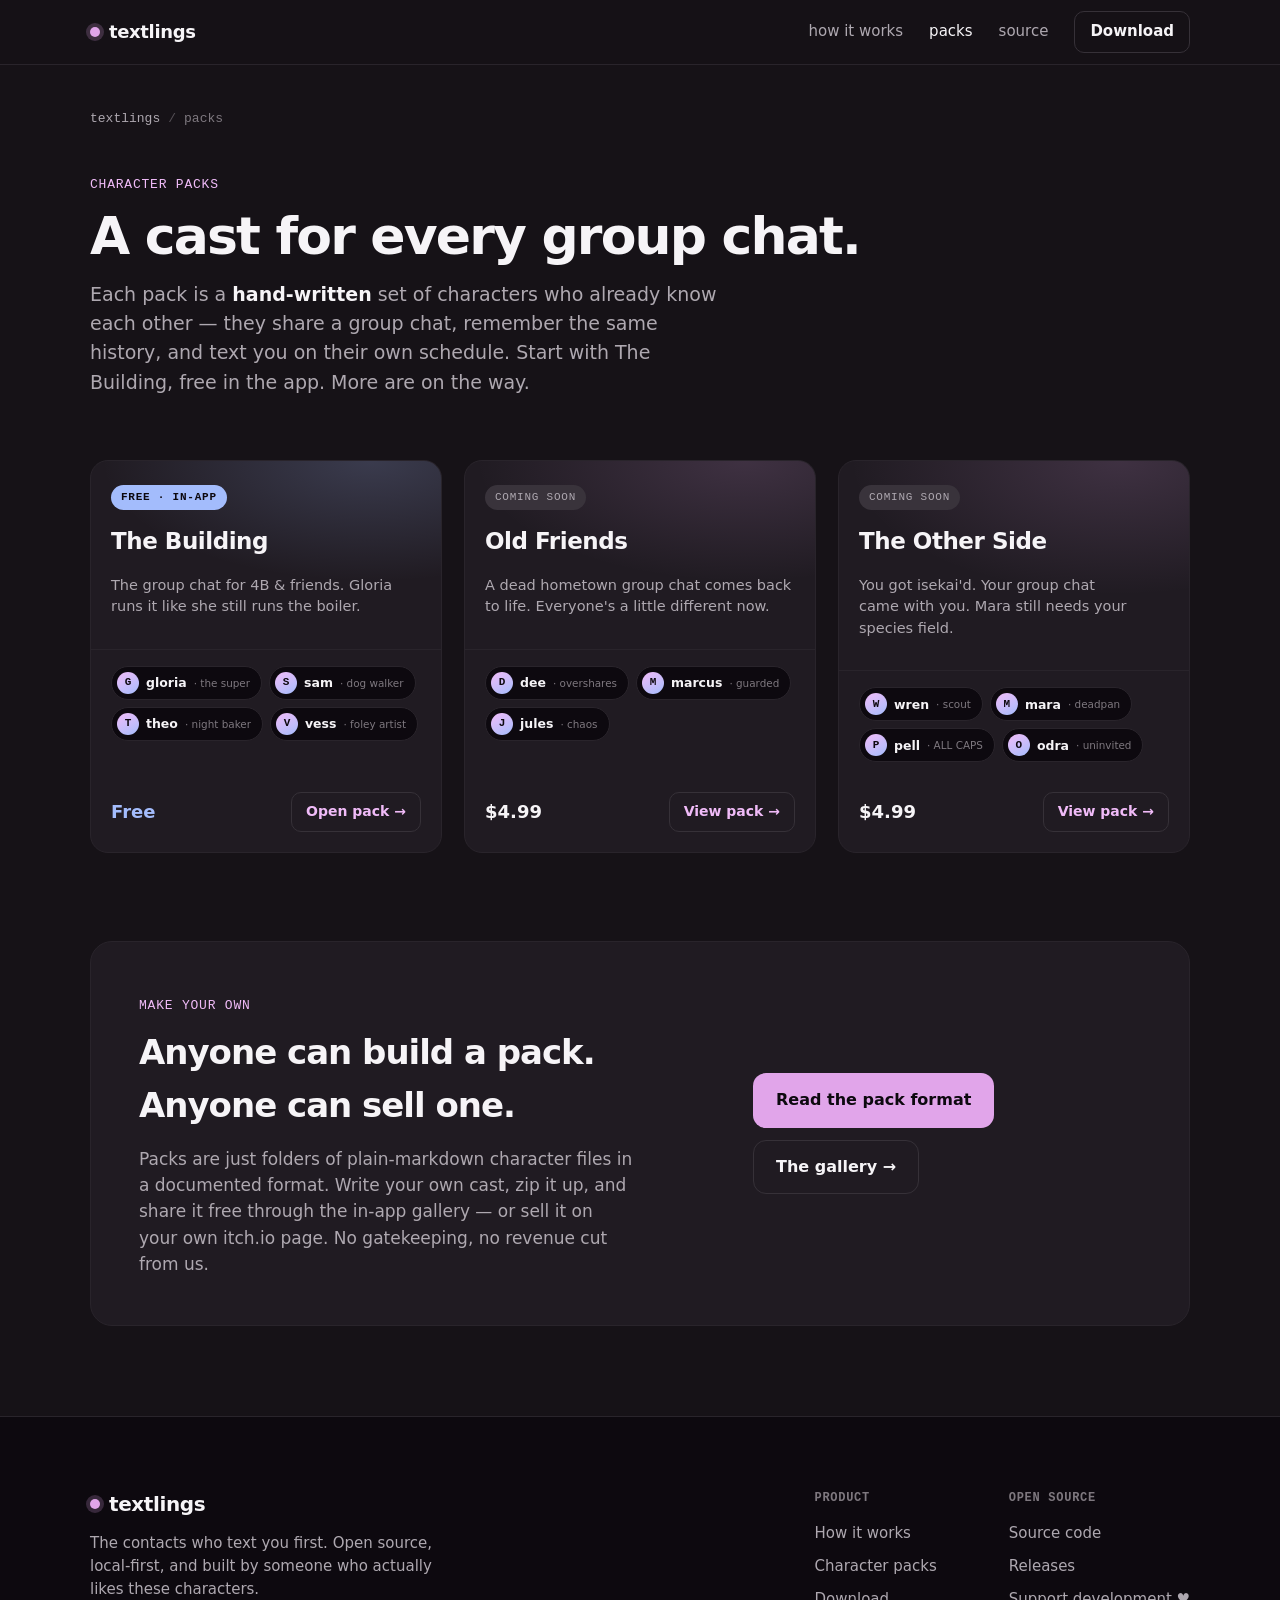
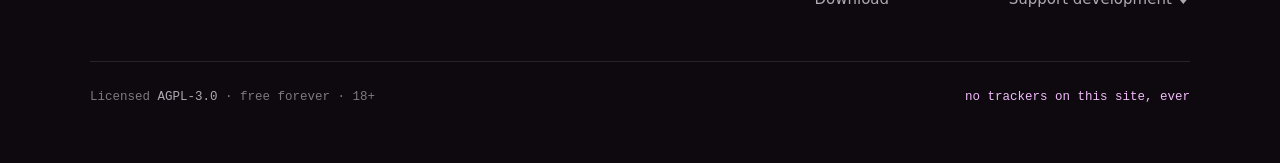
<file: packs/index.html>
<!DOCTYPE html>
<html lang="en">
<head>
<meta charset="utf-8">
<meta name="viewport" content="width=device-width, initial-scale=1">
<title>Character packs — Textlings</title>
<meta name="description" content="Hand-written character packs for Textlings — casts who know each other, share a group chat, and text you first. Start with The Building for free, or browse the store.">
<meta name="color-scheme" content="dark">
<meta property="og:title" content="Character packs — Textlings">
<meta property="og:description" content="Hand-written casts who know each other and text you first. One free, more on the way.">
<link rel="stylesheet" href="/assets/site.css">
</head>
<body>
<a class="skip" href="#main">Skip to content</a>

<header class="nav">
  <div class="wrap nav-inner">
    <a class="brand" href="/" aria-label="Textlings home"><span class="dot"></span>textlings</a>
    <nav class="nav-links" aria-label="Primary">
      <a class="hide-sm" href="/#how">how it works</a>
      <a href="/packs/" aria-current="page">packs</a>
      <a href="https://github.com/CZ140/textlings">source</a>
      <a class="nav-cta" href="/#download">Download</a>
    </nav>
  </div>
</header>

<main id="main">
  <div class="wrap">
    <p class="crumb"><a href="/">textlings</a><span class="sep">/</span>packs</p>

    <div class="page-head">
      <span class="eyebrow">character packs</span>
      <h1 class="section-title">A cast for every group chat.</h1>
      <p class="lede">Each pack is a <b>hand-written</b> set of characters who already know each other — they share a group chat, remember the same history, and text you on their own schedule. Start with The Building, free in the app. More are on the way.</p>
    </div>

    <div class="pack-grid">
      <!-- FREE -->
      <article class="pack free">
        <div class="pack-top">
          <span class="pack-tag">free · in-app</span>
          <h2 class="pack-name">The Building</h2>
          <p class="pack-premise">The group chat for 4B &amp; friends. Gloria runs it like she still runs the boiler.</p>
        </div>
        <div class="pack-cast">
          <span class="cast-pill"><span class="pf">G</span><b>gloria</b><small>· the super</small></span>
          <span class="cast-pill"><span class="pf">S</span><b>sam</b><small>· dog walker</small></span>
          <span class="cast-pill"><span class="pf">T</span><b>theo</b><small>· night baker</small></span>
          <span class="cast-pill"><span class="pf">V</span><b>vess</b><small>· foley artist</small></span>
        </div>
        <div class="pack-foot">
          <span class="pack-price free">Free</span>
          <a class="go" href="/packs/the-building/">Open pack →</a>
        </div>
      </article>

      <!-- PAID 1 -->
      <article class="pack">
        <div class="pack-top">
          <span class="pack-tag">coming soon</span>
          <h2 class="pack-name">Old Friends</h2>
          <p class="pack-premise">A dead hometown group chat comes back to life. Everyone's a little different now.</p>
        </div>
        <div class="pack-cast">
          <span class="cast-pill"><span class="pf">D</span><b>dee</b><small>· overshares</small></span>
          <span class="cast-pill"><span class="pf">M</span><b>marcus</b><small>· guarded</small></span>
          <span class="cast-pill"><span class="pf">J</span><b>jules</b><small>· chaos</small></span>
        </div>
        <div class="pack-foot">
          <span class="pack-price">$4.99</span>
          <a class="go" href="/packs/old-friends/">View pack →</a>
        </div>
      </article>

      <!-- PAID 2 -->
      <article class="pack">
        <div class="pack-top">
          <span class="pack-tag">coming soon</span>
          <h2 class="pack-name">The Other Side</h2>
          <p class="pack-premise">You got isekai'd. Your group chat came with you. Mara still needs your species field.</p>
        </div>
        <div class="pack-cast">
          <span class="cast-pill"><span class="pf">W</span><b>wren</b><small>· scout</small></span>
          <span class="cast-pill"><span class="pf">M</span><b>mara</b><small>· deadpan</small></span>
          <span class="cast-pill"><span class="pf">P</span><b>pell</b><small>· ALL CAPS</small></span>
          <span class="cast-pill"><span class="pf">O</span><b>odra</b><small>· uninvited</small></span>
        </div>
        <div class="pack-foot">
          <span class="pack-price">$4.99</span>
          <a class="go" href="/packs/the-other-side/">View pack →</a>
        </div>
      </article>
    </div>

    <!-- CREATORS -->
    <section class="creators" aria-labelledby="creators-h">
      <div>
        <span class="eyebrow">make your own</span>
        <h2 id="creators-h">Anyone can build a pack. Anyone can sell one.</h2>
        <p>Packs are just folders of plain-markdown character files in a documented format. Write your own cast, zip it up, and share it free through the in-app gallery — or sell it on your own itch.io page. No gatekeeping, no revenue cut from us.</p>
      </div>
      <div class="cta-row">
        <a class="btn btn-primary" href="https://github.com/CZ140/textlings/blob/main/PACK_FORMAT.md">Read the pack format</a>
        <a class="btn btn-ghost" href="https://github.com/CZ140/textlings-gallery">The gallery →</a>
      </div>
    </section>
  </div>
</main>

<footer>
  <div class="wrap">
    <div class="foot-top">
      <div class="foot-brand">
        <a class="brand" href="/" aria-label="Textlings home"><span class="dot"></span>textlings</a>
        <p>The contacts who text you first. Open source, local-first, and built by someone who actually likes these characters.</p>
      </div>
      <div class="foot-cols">
        <div class="foot-col">
          <h4>Product</h4>
          <a href="/#how">How it works</a>
          <a href="/packs/">Character packs</a>
          <a href="/#download">Download</a>
        </div>
        <div class="foot-col">
          <h4>Open source</h4>
          <a href="https://github.com/CZ140/textlings">Source code</a>
          <a href="https://github.com/CZ140/textlings/releases/latest">Releases</a>
          <a href="https://github.com/sponsors/CZ140">Support development ♥</a>
        </div>
      </div>
    </div>
    <div class="foot-bottom">
      <span>Licensed <a href="https://github.com/CZ140/textlings">AGPL-3.0</a> · free forever · 18+</span>
      <span class="no-track">no trackers on this site, ever</span>
    </div>
  </div>
</footer>
</body>
</html>
</file>
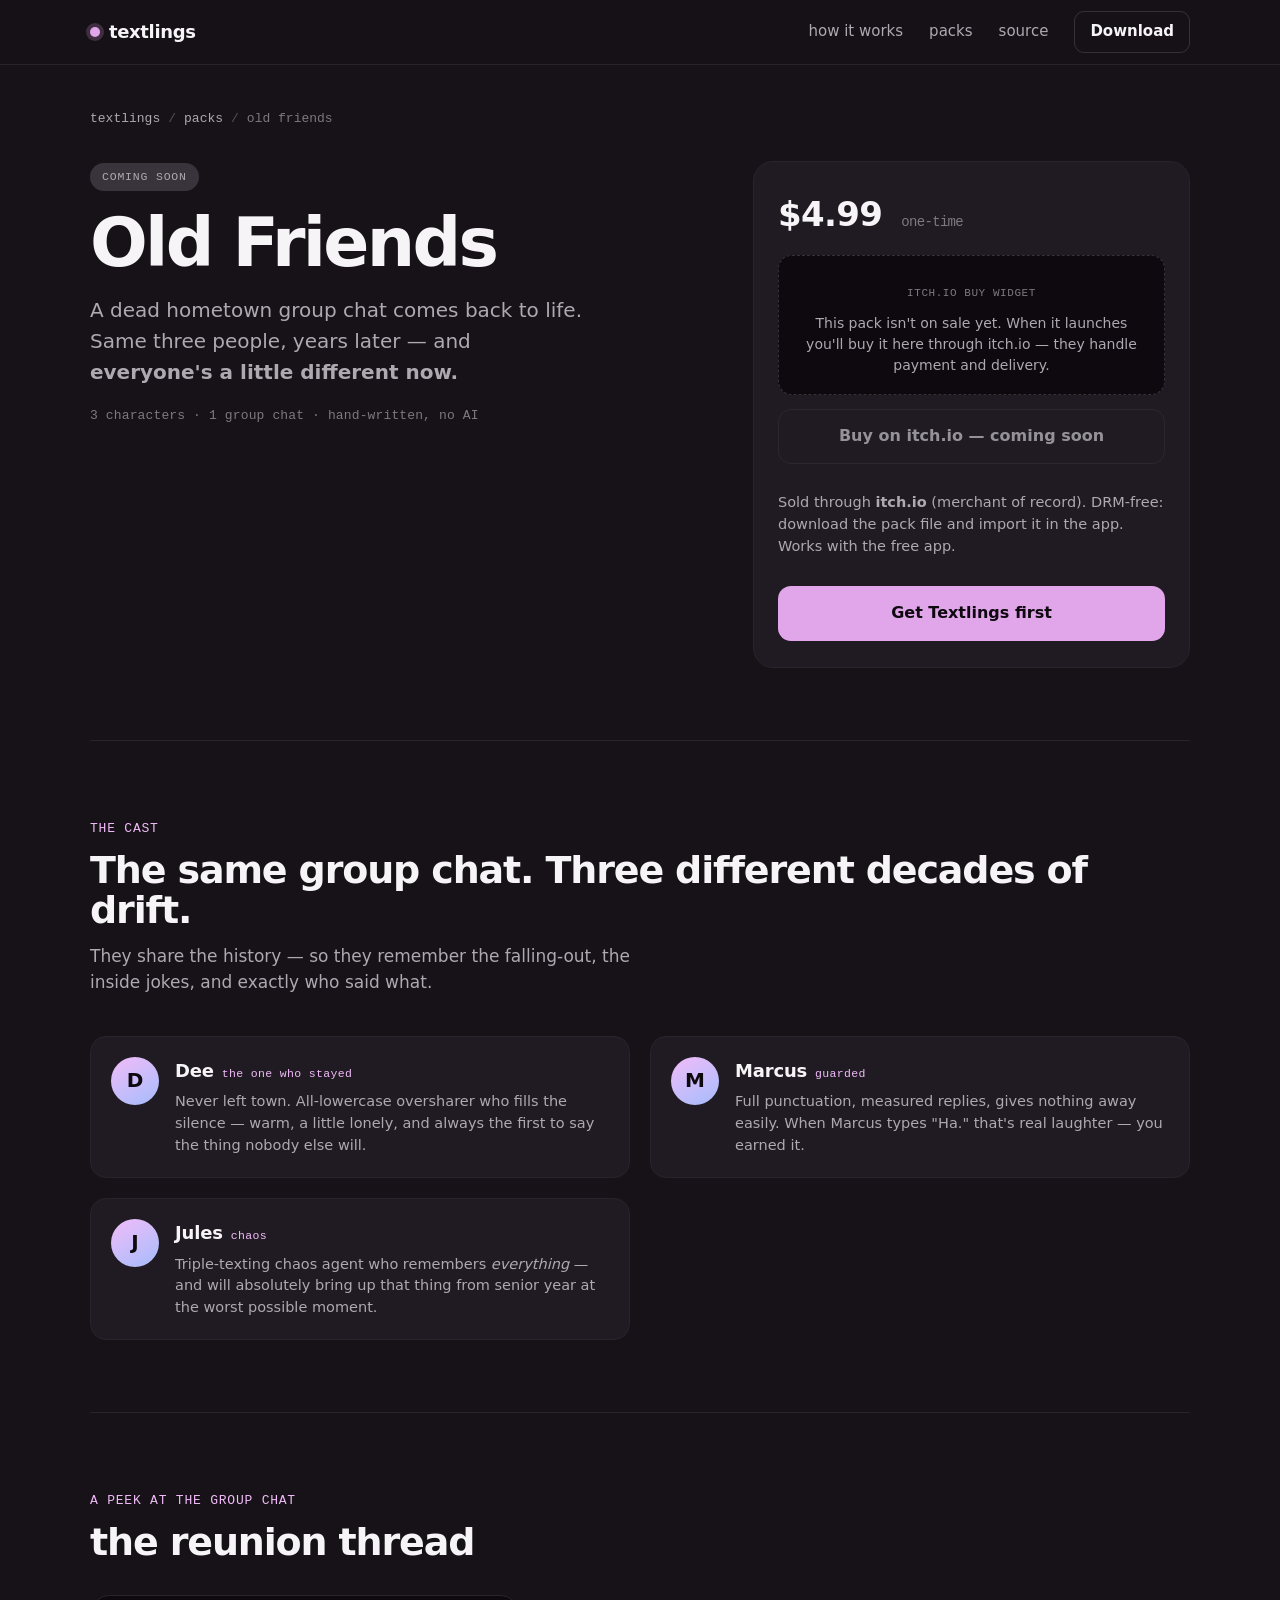
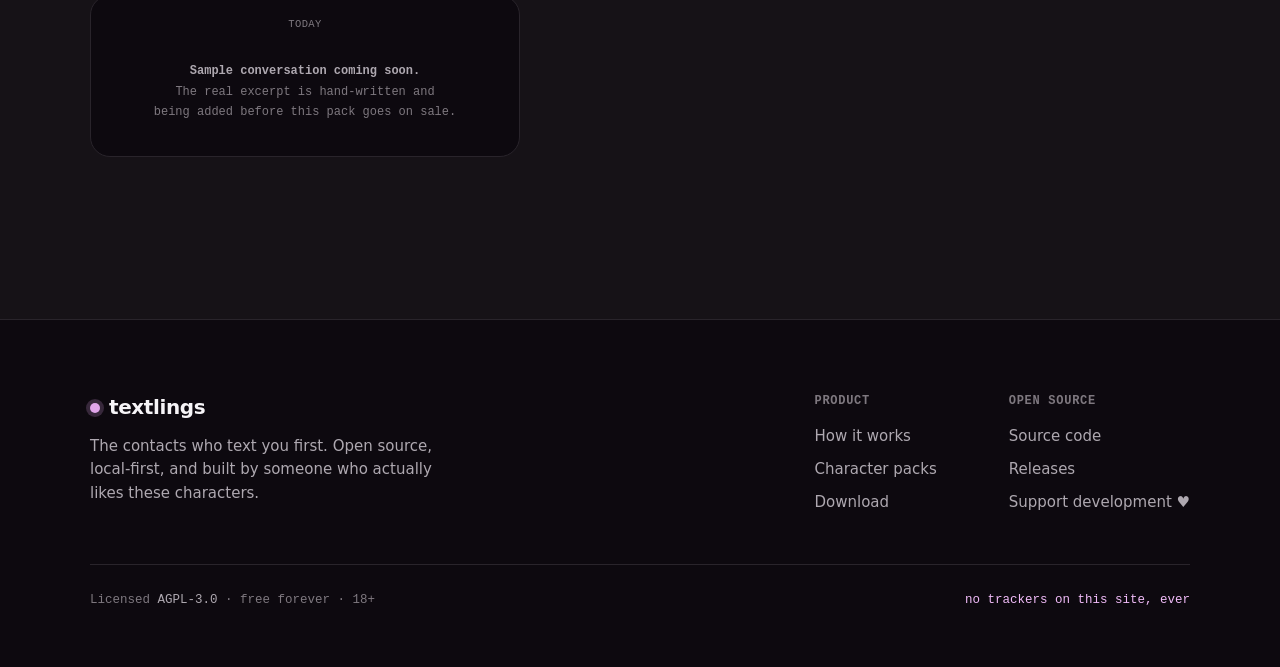
<file: packs/old-friends/index.html>
<!DOCTYPE html>
<html lang="en">
<head>
<meta charset="utf-8">
<meta name="viewport" content="width=device-width, initial-scale=1">
<title>Old Friends — a Textlings pack</title>
<meta name="description" content="Old Friends: a hand-written Textlings pack. A dead hometown group chat comes back to life — Dee who stayed, guarded Marcus, and chaos-agent Jules. Coming soon.">
<meta name="color-scheme" content="dark">
<meta property="og:title" content="Old Friends — a Textlings pack">
<meta property="og:description" content="A dead hometown group chat comes back to life. Everyone's a little different now.">
<link rel="stylesheet" href="/assets/site.css">
</head>
<body>
<a class="skip" href="#main">Skip to content</a>

<header class="nav">
  <div class="wrap nav-inner">
    <a class="brand" href="/" aria-label="Textlings home"><span class="dot"></span>textlings</a>
    <nav class="nav-links" aria-label="Primary">
      <a class="hide-sm" href="/#how">how it works</a>
      <a href="/packs/">packs</a>
      <a href="https://github.com/CZ140/textlings">source</a>
      <a class="nav-cta" href="/#download">Download</a>
    </nav>
  </div>
</header>

<main id="main">
  <div class="wrap">
    <p class="crumb"><a href="/">textlings</a><span class="sep">/</span><a href="/packs/">packs</a><span class="sep">/</span>old friends</p>

    <!-- HERO -->
    <section class="pack-hero">
      <div>
        <span class="ph-tag">coming soon</span>
        <h1>Old Friends</h1>
        <p class="premise">A dead hometown group chat comes back to life. Same three people, years later — and <b>everyone's a little different now.</b></p>
        <p class="meta-line" style="margin-top:18px">3 characters · 1 group chat · hand-written, no AI</p>
      </div>

      <aside class="buy" aria-label="Buy Old Friends">
        <span class="price">$4.99 <small>one-time</small></span>
        <!-- itch.io buy widget goes here once the itch page exists.
             Replace this whole .itch-slot block with the iframe from
             itch.io → your project → Distribute → Widget. Keep the plain
             link below it as a no-JS / no-iframe fallback. -->
        <div class="itch-slot">
          <p class="ph-label">itch.io buy widget</p>
          <p class="ph-sub">This pack isn't on sale yet. When it launches you'll buy it here through itch.io — they handle payment and delivery.</p>
        </div>
        <a class="btn btn-ghost" href="/packs/" aria-disabled="true">Buy on itch.io — coming soon</a>
        <p class="note">Sold through <b>itch.io</b> (merchant of record). DRM-free: download the pack file and import it in the app. Works with the free app.</p>
        <a class="btn btn-primary" href="/#download">Get Textlings first</a>
      </aside>
    </section>

    <!-- ROSTER -->
    <section class="section" aria-labelledby="cast-h">
      <span class="eyebrow">the cast</span>
      <h2 id="cast-h">The same group chat. Three different decades of drift.</h2>
      <p class="sub">They share the history — so they remember the falling-out, the inside jokes, and exactly who said what.</p>
      <div class="roster">
        <div class="rcard">
          <span class="face" aria-hidden="true">D</span>
          <div class="rbody"><b>Dee</b><span class="role">the one who stayed</span>
            <p>Never left town. All-lowercase oversharer who fills the silence — warm, a little lonely, and always the first to say the thing nobody else will.</p></div>
        </div>
        <div class="rcard">
          <span class="face" aria-hidden="true">M</span>
          <div class="rbody"><b>Marcus</b><span class="role">guarded</span>
            <p>Full punctuation, measured replies, gives nothing away easily. When Marcus types "Ha." that's real laughter — you earned it.</p></div>
        </div>
        <div class="rcard">
          <span class="face" aria-hidden="true">J</span>
          <div class="rbody"><b>Jules</b><span class="role">chaos</span>
            <p>Triple-texting chaos agent who remembers <em>everything</em> — and will absolutely bring up that thing from senior year at the worst possible moment.</p></div>
        </div>
      </div>
    </section>

    <!-- SAMPLE CONVERSATION -->
    <section class="section" aria-labelledby="snip-h">
      <span class="eyebrow">a peek at the group chat</span>
      <h2 id="snip-h">the reunion thread</h2>
      <div class="snip">
        <div class="thread">
          <div class="daystamp">today</div>
          <!-- PLACEHOLDER: replace with real hand-written pack excerpt -->
          <div class="placeholder">
            <b>Sample conversation coming soon.</b><br>
            The real excerpt is hand-written and<br>being added before this pack goes on sale.
          </div>
        </div>
      </div>
    </section>
  </div>
</main>

<footer>
  <div class="wrap">
    <div class="foot-top">
      <div class="foot-brand">
        <a class="brand" href="/" aria-label="Textlings home"><span class="dot"></span>textlings</a>
        <p>The contacts who text you first. Open source, local-first, and built by someone who actually likes these characters.</p>
      </div>
      <div class="foot-cols">
        <div class="foot-col">
          <h4>Product</h4>
          <a href="/#how">How it works</a>
          <a href="/packs/">Character packs</a>
          <a href="/#download">Download</a>
        </div>
        <div class="foot-col">
          <h4>Open source</h4>
          <a href="https://github.com/CZ140/textlings">Source code</a>
          <a href="https://github.com/CZ140/textlings/releases/latest">Releases</a>
          <a href="https://github.com/sponsors/CZ140">Support development ♥</a>
        </div>
      </div>
    </div>
    <div class="foot-bottom">
      <span>Licensed <a href="https://github.com/CZ140/textlings">AGPL-3.0</a> · free forever · 18+</span>
      <span class="no-track">no trackers on this site, ever</span>
    </div>
  </div>
</footer>
</body>
</html>
</file>
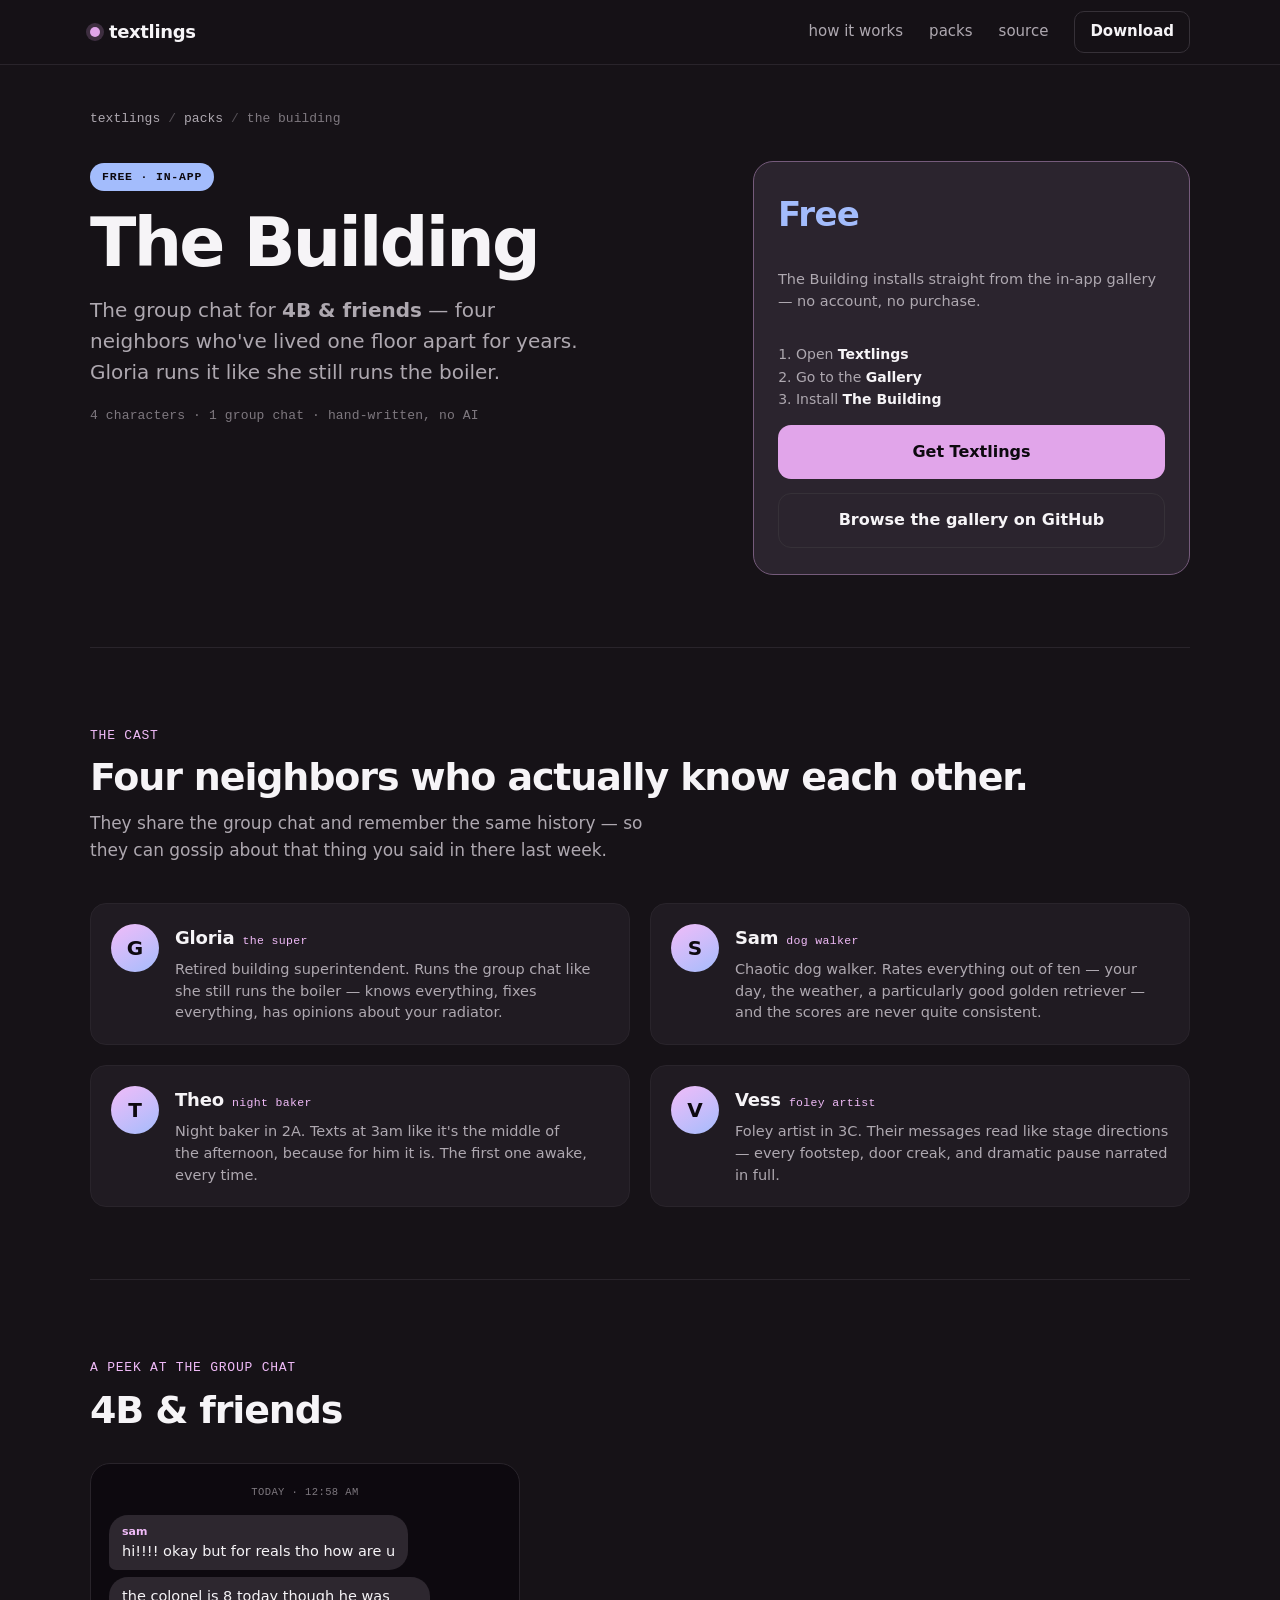
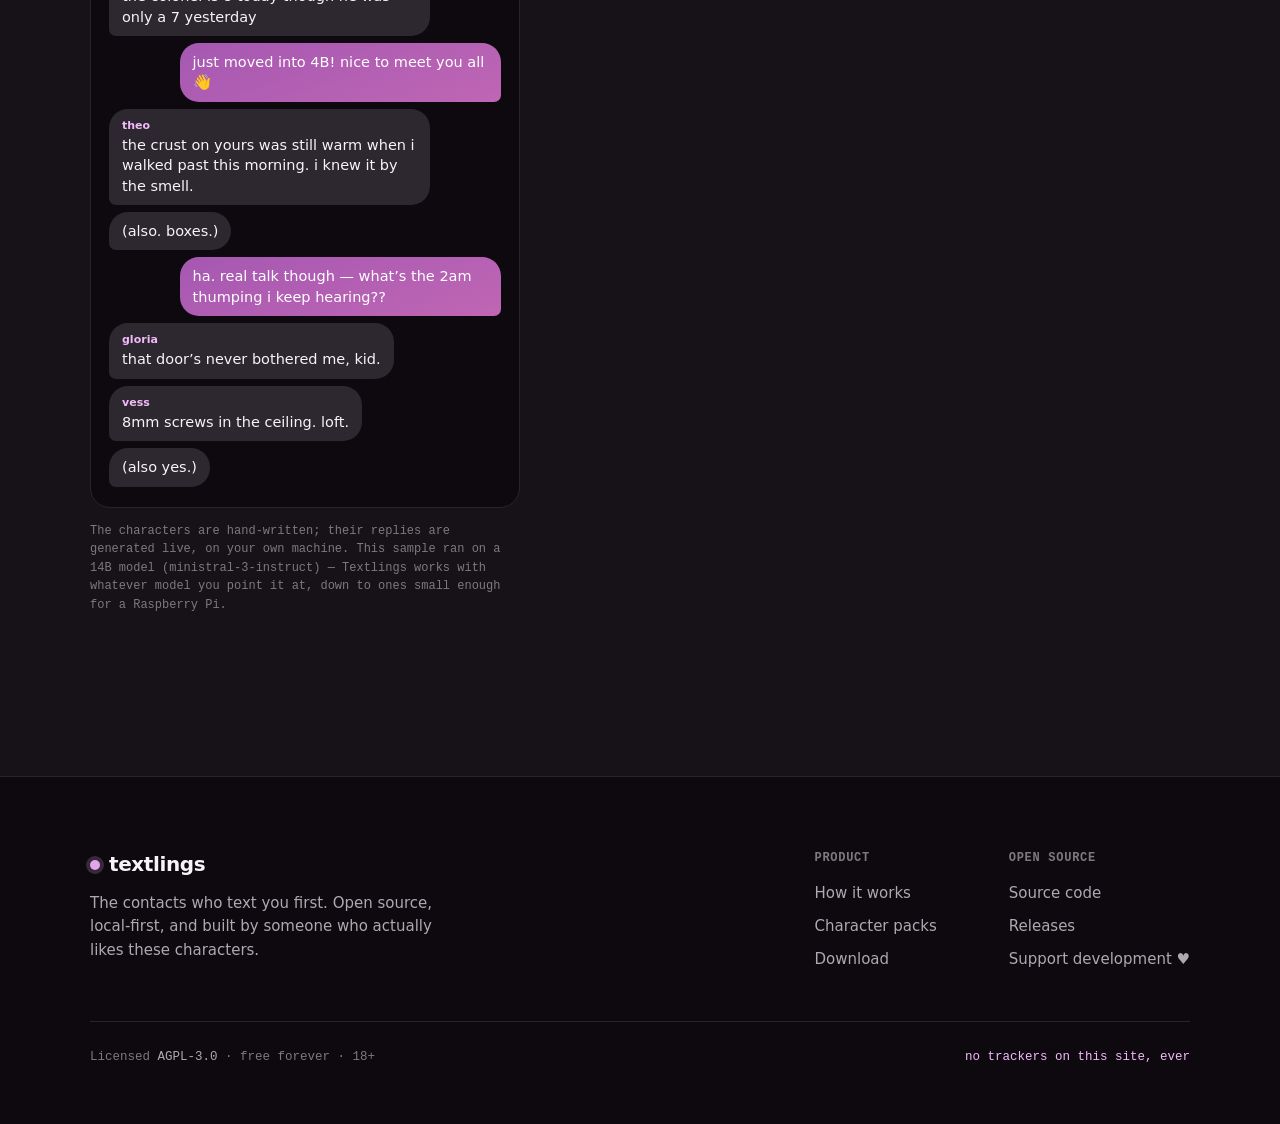
<file: packs/the-building/index.html>
<!DOCTYPE html>
<html lang="en">
<head>
<meta charset="utf-8">
<meta name="viewport" content="width=device-width, initial-scale=1">
<title>The Building — a free Textlings pack</title>
<meta name="description" content="The Building: a free hand-written pack of four neighbors who share one group chat. Gloria the super, Sam the dog walker, Theo the night baker, and Vess the foley artist. Installs free through the in-app gallery.">
<meta name="color-scheme" content="dark">
<meta property="og:title" content="The Building — a free Textlings pack">
<meta property="og:description" content="Four neighbors, one group chat. Free in the app.">
<link rel="stylesheet" href="/assets/site.css">
</head>
<body>
<a class="skip" href="#main">Skip to content</a>

<header class="nav">
  <div class="wrap nav-inner">
    <a class="brand" href="/" aria-label="Textlings home"><span class="dot"></span>textlings</a>
    <nav class="nav-links" aria-label="Primary">
      <a class="hide-sm" href="/#how">how it works</a>
      <a href="/packs/">packs</a>
      <a href="https://github.com/CZ140/textlings">source</a>
      <a class="nav-cta" href="/#download">Download</a>
    </nav>
  </div>
</header>

<main id="main">
  <div class="wrap">
    <p class="crumb"><a href="/">textlings</a><span class="sep">/</span><a href="/packs/">packs</a><span class="sep">/</span>the building</p>

    <!-- HERO -->
    <section class="pack-hero">
      <div>
        <span class="ph-tag free">free · in-app</span>
        <h1>The Building</h1>
        <p class="premise">The group chat for <b>4B &amp; friends</b> — four neighbors who've lived one floor apart for years. Gloria runs it like she still runs the boiler.</p>
        <p class="meta-line" style="margin-top:18px">4 characters · 1 group chat · hand-written, no AI</p>
      </div>

      <aside class="buy primary" aria-label="Install The Building">
        <span class="price free">Free</span>
        <p class="note">The Building installs straight from the in-app gallery — no account, no purchase.</p>
        <ol class="install-steps">
          <li>Open <b>Textlings</b></li>
          <li>Go to the <b>Gallery</b></li>
          <li>Install <b>The Building</b></li>
        </ol>
        <a class="btn btn-primary" href="/#download">Get Textlings</a>
        <a class="btn btn-ghost" href="https://github.com/CZ140/textlings-gallery">Browse the gallery on GitHub</a>
      </aside>
    </section>

    <!-- ROSTER -->
    <section class="section" aria-labelledby="cast-h">
      <span class="eyebrow">the cast</span>
      <h2 id="cast-h">Four neighbors who actually know each other.</h2>
      <p class="sub">They share the group chat and remember the same history — so they can gossip about that thing you said in there last week.</p>
      <div class="roster">
        <div class="rcard">
          <span class="face" aria-hidden="true">G</span>
          <div class="rbody"><b>Gloria</b><span class="role">the super</span>
            <p>Retired building superintendent. Runs the group chat like she still runs the boiler — knows everything, fixes everything, has opinions about your radiator.</p></div>
        </div>
        <div class="rcard">
          <span class="face" aria-hidden="true">S</span>
          <div class="rbody"><b>Sam</b><span class="role">dog walker</span>
            <p>Chaotic dog walker. Rates everything out of ten — your day, the weather, a particularly good golden retriever — and the scores are never quite consistent.</p></div>
        </div>
        <div class="rcard">
          <span class="face" aria-hidden="true">T</span>
          <div class="rbody"><b>Theo</b><span class="role">night baker</span>
            <p>Night baker in 2A. Texts at 3am like it's the middle of the afternoon, because for him it is. The first one awake, every time.</p></div>
        </div>
        <div class="rcard">
          <span class="face" aria-hidden="true">V</span>
          <div class="rbody"><b>Vess</b><span class="role">foley artist</span>
            <p>Foley artist in 3C. Their messages read like stage directions — every footstep, door creak, and dramatic pause narrated in full.</p></div>
        </div>
      </div>
    </section>

    <!-- SAMPLE CONVERSATION -->
    <section class="section" aria-labelledby="snip-h">
      <span class="eyebrow">a peek at the group chat</span>
      <h2 id="snip-h">4B &amp; friends</h2>
      <div class="snip">
        <div class="thread">
          <div class="daystamp">today · 12:58 AM</div>
          <div class="msg them"><span class="sender">sam</span>hi!!!! okay but for reals tho how are u</div>
          <div class="msg them">the colonel is 8 today though he was only a 7 yesterday</div>
          <div class="msg you">just moved into 4B! nice to meet you all 👋</div>
          <div class="msg them"><span class="sender">theo</span>the crust on yours was still warm when i walked past this morning. i knew it by the smell.</div>
          <div class="msg them">(also. boxes.)</div>
          <div class="msg you">ha. real talk though — what&rsquo;s the 2am thumping i keep hearing??</div>
          <div class="msg them"><span class="sender">gloria</span>that door&rsquo;s never bothered me, kid.</div>
          <div class="msg them"><span class="sender">vess</span>8mm screws in the ceiling. loft.</div>
          <div class="msg them">(also yes.)</div>
        </div>
      </div>
      <p class="snip-note">The characters are hand-written; their replies are generated live, on your own machine. This sample ran on a 14B model (ministral&#8209;3&#8209;instruct) — Textlings works with whatever model you point it at, down to ones small enough for a Raspberry Pi.</p>
    </section>
  </div>
</main>

<footer>
  <div class="wrap">
    <div class="foot-top">
      <div class="foot-brand">
        <a class="brand" href="/" aria-label="Textlings home"><span class="dot"></span>textlings</a>
        <p>The contacts who text you first. Open source, local-first, and built by someone who actually likes these characters.</p>
      </div>
      <div class="foot-cols">
        <div class="foot-col">
          <h4>Product</h4>
          <a href="/#how">How it works</a>
          <a href="/packs/">Character packs</a>
          <a href="/#download">Download</a>
        </div>
        <div class="foot-col">
          <h4>Open source</h4>
          <a href="https://github.com/CZ140/textlings">Source code</a>
          <a href="https://github.com/CZ140/textlings/releases/latest">Releases</a>
          <a href="https://github.com/sponsors/CZ140">Support development ♥</a>
        </div>
      </div>
    </div>
    <div class="foot-bottom">
      <span>Licensed <a href="https://github.com/CZ140/textlings">AGPL-3.0</a> · free forever · 18+</span>
      <span class="no-track">no trackers on this site, ever</span>
    </div>
  </div>
</footer>
</body>
</html>
</file>
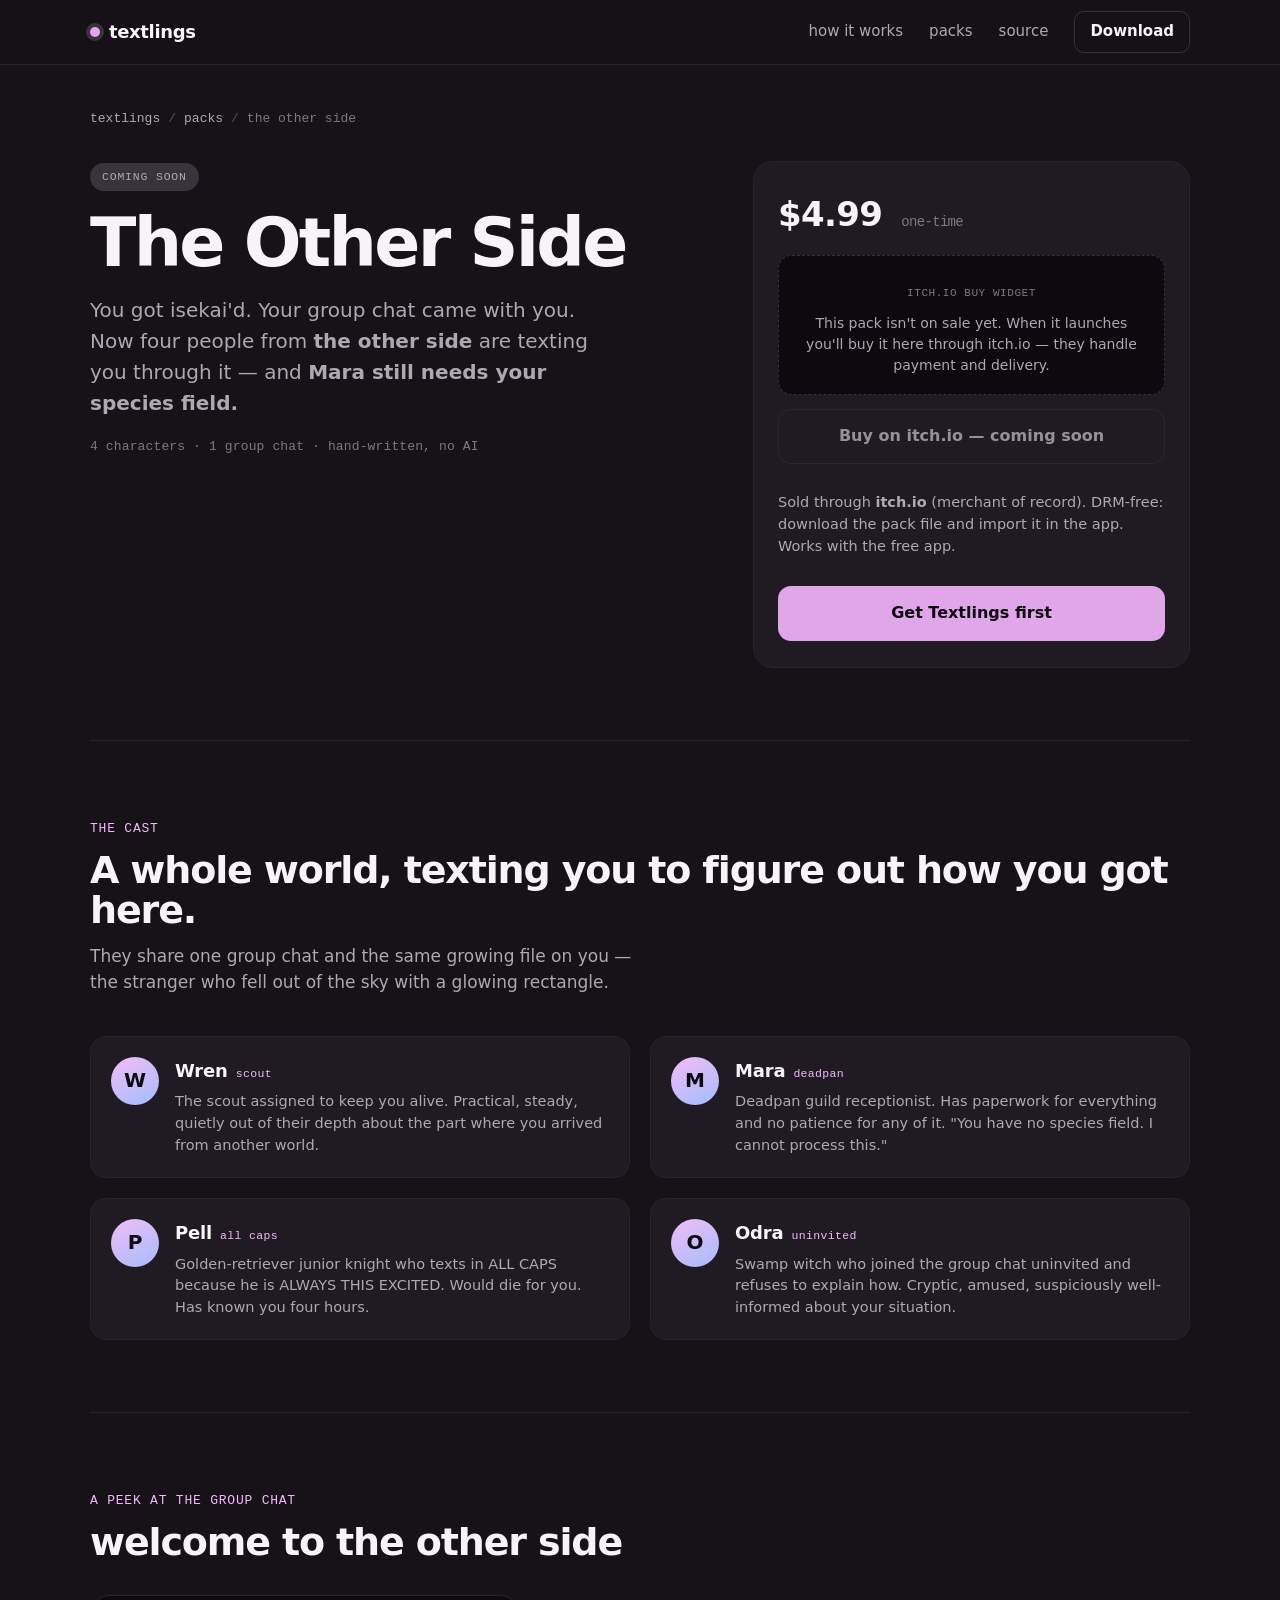
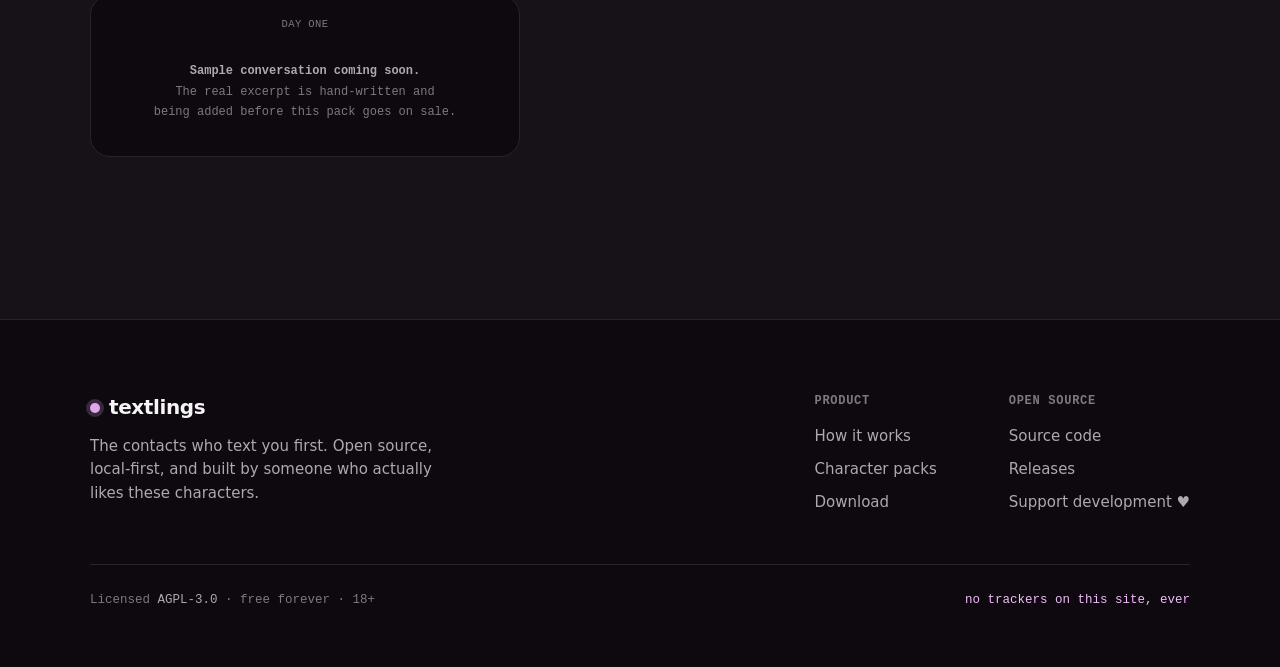
<file: packs/the-other-side/index.html>
<!DOCTYPE html>
<html lang="en">
<head>
<meta charset="utf-8">
<meta name="viewport" content="width=device-width, initial-scale=1">
<title>The Other Side — a Textlings pack</title>
<meta name="description" content="The Other Side: a hand-written isekai Textlings pack. You got transported to another world and your group chat came with you — Wren the scout, deadpan Mara, ALL-CAPS Pell, and uninvited Odra. Coming soon.">
<meta name="color-scheme" content="dark">
<meta property="og:title" content="The Other Side — a Textlings pack">
<meta property="og:description" content="You got isekai'd. Your group chat came with you. Mara still needs your species field.">
<link rel="stylesheet" href="/assets/site.css">
</head>
<body>
<a class="skip" href="#main">Skip to content</a>

<header class="nav">
  <div class="wrap nav-inner">
    <a class="brand" href="/" aria-label="Textlings home"><span class="dot"></span>textlings</a>
    <nav class="nav-links" aria-label="Primary">
      <a class="hide-sm" href="/#how">how it works</a>
      <a href="/packs/">packs</a>
      <a href="https://github.com/CZ140/textlings">source</a>
      <a class="nav-cta" href="/#download">Download</a>
    </nav>
  </div>
</header>

<main id="main">
  <div class="wrap">
    <p class="crumb"><a href="/">textlings</a><span class="sep">/</span><a href="/packs/">packs</a><span class="sep">/</span>the other side</p>

    <!-- HERO -->
    <section class="pack-hero">
      <div>
        <span class="ph-tag">coming soon</span>
        <h1>The Other Side</h1>
        <p class="premise">You got isekai'd. Your group chat came with you. Now four people from <b>the other side</b> are texting you through it — and <b>Mara still needs your species field.</b></p>
        <p class="meta-line" style="margin-top:18px">4 characters · 1 group chat · hand-written, no AI</p>
      </div>

      <aside class="buy" aria-label="Buy The Other Side">
        <span class="price">$4.99 <small>one-time</small></span>
        <!-- itch.io buy widget goes here once the itch page exists.
             Replace this whole .itch-slot block with the iframe from
             itch.io → your project → Distribute → Widget. Keep the plain
             link below it as a no-JS / no-iframe fallback. -->
        <div class="itch-slot">
          <p class="ph-label">itch.io buy widget</p>
          <p class="ph-sub">This pack isn't on sale yet. When it launches you'll buy it here through itch.io — they handle payment and delivery.</p>
        </div>
        <a class="btn btn-ghost" href="/packs/" aria-disabled="true">Buy on itch.io — coming soon</a>
        <p class="note">Sold through <b>itch.io</b> (merchant of record). DRM-free: download the pack file and import it in the app. Works with the free app.</p>
        <a class="btn btn-primary" href="/#download">Get Textlings first</a>
      </aside>
    </section>

    <!-- ROSTER -->
    <section class="section" aria-labelledby="cast-h">
      <span class="eyebrow">the cast</span>
      <h2 id="cast-h">A whole world, texting you to figure out how you got here.</h2>
      <p class="sub">They share one group chat and the same growing file on you — the stranger who fell out of the sky with a glowing rectangle.</p>
      <div class="roster">
        <div class="rcard">
          <span class="face" aria-hidden="true">W</span>
          <div class="rbody"><b>Wren</b><span class="role">scout</span>
            <p>The scout assigned to keep you alive. Practical, steady, quietly out of their depth about the part where you arrived from another world.</p></div>
        </div>
        <div class="rcard">
          <span class="face" aria-hidden="true">M</span>
          <div class="rbody"><b>Mara</b><span class="role">deadpan</span>
            <p>Deadpan guild receptionist. Has paperwork for everything and no patience for any of it. "You have no species field. I cannot process this."</p></div>
        </div>
        <div class="rcard">
          <span class="face" aria-hidden="true">P</span>
          <div class="rbody"><b>Pell</b><span class="role">all caps</span>
            <p>Golden-retriever junior knight who texts in ALL CAPS because he is ALWAYS THIS EXCITED. Would die for you. Has known you four hours.</p></div>
        </div>
        <div class="rcard">
          <span class="face" aria-hidden="true">O</span>
          <div class="rbody"><b>Odra</b><span class="role">uninvited</span>
            <p>Swamp witch who joined the group chat uninvited and refuses to explain how. Cryptic, amused, suspiciously well-informed about your situation.</p></div>
        </div>
      </div>
    </section>

    <!-- SAMPLE CONVERSATION -->
    <section class="section" aria-labelledby="snip-h">
      <span class="eyebrow">a peek at the group chat</span>
      <h2 id="snip-h">welcome to the other side</h2>
      <div class="snip">
        <div class="thread">
          <div class="daystamp">day one</div>
          <!-- PLACEHOLDER: replace with real hand-written pack excerpt -->
          <div class="placeholder">
            <b>Sample conversation coming soon.</b><br>
            The real excerpt is hand-written and<br>being added before this pack goes on sale.
          </div>
        </div>
      </div>
    </section>
  </div>
</main>

<footer>
  <div class="wrap">
    <div class="foot-top">
      <div class="foot-brand">
        <a class="brand" href="/" aria-label="Textlings home"><span class="dot"></span>textlings</a>
        <p>The contacts who text you first. Open source, local-first, and built by someone who actually likes these characters.</p>
      </div>
      <div class="foot-cols">
        <div class="foot-col">
          <h4>Product</h4>
          <a href="/#how">How it works</a>
          <a href="/packs/">Character packs</a>
          <a href="/#download">Download</a>
        </div>
        <div class="foot-col">
          <h4>Open source</h4>
          <a href="https://github.com/CZ140/textlings">Source code</a>
          <a href="https://github.com/CZ140/textlings/releases/latest">Releases</a>
          <a href="https://github.com/sponsors/CZ140">Support development ♥</a>
        </div>
      </div>
    </div>
    <div class="foot-bottom">
      <span>Licensed <a href="https://github.com/CZ140/textlings">AGPL-3.0</a> · free forever · 18+</span>
      <span class="no-track">no trackers on this site, ever</span>
    </div>
  </div>
</footer>
</body>
</html>
</file>
<file: assets/site.css>
/* Textlings site — shared styles for store + pack pages.
   The homepage (index.html) is intentionally self-contained; this sheet
   carries the same design language to the multi-page parts of the site. */

:root{
  --bg:        oklch(0.188 0.013 318);
  --bg-deep:   oklch(0.150 0.013 318);
  --surface:   oklch(0.232 0.015 318);
  --surface-2: oklch(0.282 0.016 318);
  --surface-3: oklch(0.330 0.017 318);
  --text:      oklch(0.97 0.004 320);
  --muted:     oklch(0.74 0.012 320);
  --faint:     oklch(0.58 0.012 320);
  --line:      oklch(0.32 0.014 318);
  --line-soft: oklch(0.27 0.014 318);
  --accent:    oklch(0.80 0.115 322);
  --accent-hi: oklch(0.86 0.10 322);
  --accent-2:  oklch(0.80 0.095 268);   /* periwinkle — night / initiative / free */
  --bubble-you-1: oklch(0.585 0.155 322);
  --bubble-you-2: oklch(0.640 0.150 332);
  --sans: -apple-system, BlinkMacSystemFont, "Segoe UI", system-ui, Roboto, "Helvetica Neue", Arial, sans-serif;
  --mono: ui-monospace, "SF Mono", "Cascadia Code", "JetBrains Mono", "Roboto Mono", Menlo, Consolas, monospace;
  --maxw: 1180px;
}

*{ box-sizing:border-box; }
html{ -webkit-text-size-adjust:100%; scroll-behavior:smooth; }
@media (prefers-reduced-motion:reduce){ html{ scroll-behavior:auto; } }
body{
  margin:0; background:var(--bg); color:var(--text);
  font-family:var(--sans); font-size:17px; line-height:1.55;
  -webkit-font-smoothing:antialiased; text-rendering:optimizeLegibility;
  overflow-x:clip; min-height:100svh; display:flex; flex-direction:column;
}
a{ color:inherit; text-decoration:none; }
p{ text-wrap:pretty; }
:focus-visible{ outline:2px solid var(--accent-hi); outline-offset:3px; border-radius:5px; }

.skip{
  position:absolute; left:-9999px; top:0; z-index:100;
  background:var(--accent); color:var(--bg-deep); padding:12px 18px; border-radius:0 0 12px 0; font-weight:650;
}
.skip:focus{ left:0; }

.wrap{ width:100%; max-width:var(--maxw); margin:0 auto; padding:0 clamp(20px,5vw,40px); }
main{ flex:1; }

/* ---------- shared bits ---------- */
.eyebrow{
  font-family:var(--mono); font-size:13px; letter-spacing:.06em; text-transform:uppercase; color:var(--accent-hi);
}
.section-title{
  font-size:clamp(30px,4.4vw,52px); line-height:1.04; letter-spacing:-.035em; font-weight:680; margin:14px 0 0;
}
.section-title .dim{ color:var(--muted); }
.lede{ color:var(--muted); font-size:19px; line-height:1.55; }
.lede b{ color:var(--text); font-weight:600; }
.meta-line{ font-family:var(--mono); font-size:13px; color:var(--faint); letter-spacing:.01em; }

.btn{
  font:inherit; font-weight:600; font-size:16px; display:inline-flex; align-items:center; gap:11px;
  padding:14px 22px; border-radius:13px; border:1px solid transparent; cursor:pointer;
  transition:transform .12s ease, background .15s ease, border-color .15s ease;
}
.btn:active{ transform:translateY(1px); }
.btn-primary{ background:var(--accent); color:var(--bg-deep); }
.btn-primary:hover{ background:var(--accent-hi); }
.btn-ghost{ background:transparent; color:var(--text); border-color:var(--line); }
.btn-ghost:hover{ border-color:var(--surface-3); background:var(--surface); }
.btn[aria-disabled="true"]{ opacity:.55; cursor:not-allowed; pointer-events:none; }

/* =========================================================
   HEADER
   ========================================================= */
header.nav{
  position:sticky; top:0; z-index:40;
  background:color-mix(in oklch, var(--bg) 80%, transparent);
  backdrop-filter:blur(14px); -webkit-backdrop-filter:blur(14px);
  border-bottom:1px solid var(--line-soft);
}
.nav-inner{ display:flex; align-items:center; gap:24px; height:64px; }
.brand{ display:inline-flex; align-items:center; gap:9px; font-weight:680; font-size:18px; letter-spacing:-.02em; }
.brand .dot{
  width:10px; height:10px; border-radius:50%; background:var(--accent);
  box-shadow:0 0 0 4px color-mix(in oklch, var(--accent) 20%, transparent);
}
.nav-links{ display:flex; gap:26px; margin-left:auto; align-items:center; }
.nav-links a{ color:var(--muted); font-size:15px; transition:color .15s ease; }
.nav-links a:hover{ color:var(--text); }
.nav-links a[aria-current]{ color:var(--text); }
.nav-cta{
  color:var(--text) !important; border:1px solid var(--line); padding:8px 15px; border-radius:10px;
  font-weight:600; font-size:14.5px;
}
.nav-cta:hover{ border-color:var(--surface-3); background:var(--surface); }
@media (max-width:720px){ .nav-links .hide-sm{ display:none; } }

/* =========================================================
   PAGE HEAD / BREADCRUMB
   ========================================================= */
.crumb{ font-family:var(--mono); font-size:13px; color:var(--faint); margin:clamp(28px,4vw,44px) 0 0; }
.crumb a{ color:var(--muted); }
.crumb a:hover{ color:var(--text); }
.crumb .sep{ margin:0 8px; opacity:.6; }

.page-head{ padding:clamp(26px,4vw,40px) 0 clamp(28px,4vw,44px); }
.page-head .lede{ max-width:52ch; margin-top:16px; }

/* =========================================================
   STORE GRID  (mirrors homepage teaser)
   ========================================================= */
.pack-grid{ display:grid; grid-template-columns:repeat(3,1fr); gap:clamp(16px,2vw,22px); }
.pack{
  display:flex; flex-direction:column;
  background:var(--surface); border:1px solid var(--line-soft); border-radius:18px; overflow:hidden;
  transition:border-color .18s ease, transform .18s ease;
}
.pack:hover{ border-color:var(--surface-3); transform:translateY(-3px); }
.pack-top{
  padding:20px 20px 16px; position:relative;
  background:radial-gradient(120% 100% at 80% 0%, color-mix(in oklch, var(--accent) 16%, transparent), transparent 64%);
  border-bottom:1px solid var(--line-soft);
}
.pack.free .pack-top{
  background:radial-gradient(120% 100% at 80% 0%, color-mix(in oklch, var(--accent-2) 20%, transparent), transparent 64%);
}
.pack-tag{
  font-family:var(--mono); font-size:11px; letter-spacing:.07em; text-transform:uppercase;
  padding:4px 10px; border-radius:999px; display:inline-block; white-space:nowrap;
  background:var(--surface-3); color:var(--muted);
}
.pack.free .pack-tag{ background:var(--accent-2); color:var(--bg-deep); font-weight:650; }
.pack-name{ font-size:23px; letter-spacing:-.02em; font-weight:680; margin:14px 0 4px; }
.pack-premise{ color:var(--muted); font-size:14.5px; line-height:1.5; min-height:44px; }
.pack-cast{ display:flex; flex-wrap:wrap; gap:7px; padding:16px 20px; }
.cast-pill{
  display:inline-flex; align-items:center; gap:7px; padding:5px 11px 5px 5px;
  background:var(--bg-deep); border:1px solid var(--line-soft); border-radius:999px; font-size:12.5px;
}
.cast-pill .pf{
  width:22px; height:22px; border-radius:50%; flex:none; display:grid; place-items:center;
  font-family:var(--mono); font-size:11px; font-weight:650; color:var(--bg-deep);
  background:linear-gradient(150deg, var(--accent-hi), var(--accent-2));
}
.cast-pill b{ font-weight:600; }
.cast-pill small{ color:var(--faint); }
.pack-foot{ margin-top:auto; padding:14px 20px 20px; display:flex; align-items:center; justify-content:space-between; gap:12px; }
.pack-price{ font-weight:680; font-size:18px; }
.pack-price.free{ color:var(--accent-2); }
.pack-foot .go{
  font-size:14px; font-weight:600; color:var(--accent-hi);
  border:1px solid var(--line); padding:8px 14px; border-radius:10px; transition:background .15s ease, border-color .15s ease;
}
.pack-foot .go:hover{ background:var(--surface-2); border-color:var(--surface-3); }
@media (max-width:820px){ .pack-grid{ grid-template-columns:1fr; } }

/* =========================================================
   PACK PAGE — hero + buy
   ========================================================= */
.pack-hero{
  display:grid; grid-template-columns:1.25fr .9fr; gap:clamp(28px,5vw,56px); align-items:start;
  padding:clamp(20px,3vw,32px) 0 clamp(40px,6vw,72px);
}
.ph-tag{
  font-family:var(--mono); font-size:11.5px; letter-spacing:.07em; text-transform:uppercase;
  padding:5px 12px; border-radius:999px; display:inline-block;
  background:var(--surface-3); color:var(--muted);
}
.ph-tag.free{ background:var(--accent-2); color:var(--bg-deep); font-weight:650; }
.pack-hero h1{ font-size:clamp(38px,6vw,68px); letter-spacing:-.04em; line-height:1; margin:18px 0 0; font-weight:700; }
.pack-hero .premise{ color:var(--muted); font-size:20px; margin:18px 0 0; max-width:40ch; }

.buy{
  background:var(--surface); border:1px solid var(--line-soft); border-radius:20px; padding:26px 24px;
  display:flex; flex-direction:column; gap:14px; position:sticky; top:84px;
}
.buy.primary{ border-color:color-mix(in oklch, var(--accent) 45%, var(--line-soft)); background:color-mix(in oklch, var(--accent) 7%, var(--surface)); }
.buy .price{ font-size:34px; font-weight:700; letter-spacing:-.02em; }
.buy .price.free{ color:var(--accent-2); }
.buy .price small{ font-size:14px; font-weight:500; color:var(--faint); font-family:var(--mono); margin-left:8px; }
.buy .note{ color:var(--muted); font-size:14.5px; line-height:1.5; }
.buy .btn{ width:100%; justify-content:center; }

/* itch.io buy-widget placeholder slot */
.itch-slot{
  border:1.5px dashed var(--line); border-radius:14px; padding:18px 16px; text-align:center;
  background:var(--bg-deep);
}
.itch-slot .ph-label{ font-family:var(--mono); font-size:11px; letter-spacing:.05em; text-transform:uppercase; color:var(--faint); }
.itch-slot .ph-sub{ color:var(--muted); font-size:14px; margin:8px 0 0; line-height:1.5; }
.buy .install-steps{ margin:2px 0 0; padding-left:18px; color:var(--muted); font-size:14px; line-height:1.6; }
.buy .install-steps b{ color:var(--text); font-weight:600; }

/* =========================================================
   ROSTER  (characters in a pack)
   ========================================================= */
.section{ padding:clamp(40px,6vw,72px) 0; border-top:1px solid var(--line-soft); }
.section > .eyebrow{ display:inline-block; }
.section h2{ font-size:clamp(26px,3.4vw,38px); letter-spacing:-.03em; line-height:1.05; font-weight:680; margin:12px 0 0; }
.section .sub{ color:var(--muted); margin:12px 0 0; max-width:52ch; }
.roster{ display:grid; grid-template-columns:repeat(2,1fr); gap:clamp(14px,2vw,20px); margin-top:clamp(28px,4vw,40px); }
.rcard{
  display:flex; gap:16px; align-items:flex-start;
  background:var(--surface); border:1px solid var(--line-soft); border-radius:16px; padding:20px 20px;
}
.rcard .face{
  width:48px; height:48px; border-radius:50%; flex:none; display:grid; place-items:center;
  font-weight:650; font-size:20px; color:var(--bg-deep);
  background:linear-gradient(150deg, var(--accent-hi), var(--accent-2));
}
.rcard .rbody b{ font-size:18px; letter-spacing:-.01em; }
.rcard .rbody .role{ font-family:var(--mono); font-size:11.5px; color:var(--accent-hi); letter-spacing:.03em; margin-left:8px; }
.rcard .rbody p{ margin:7px 0 0; color:var(--muted); font-size:14.5px; line-height:1.5; }
@media (max-width:760px){ .roster{ grid-template-columns:1fr; } }

/* =========================================================
   SAMPLE CONVERSATION (placeholder until Chris drops in real excerpt)
   ========================================================= */
.snip{
  max-width:430px; background:var(--bg-deep); border:1px solid var(--line-soft); border-radius:20px;
  padding:20px 18px; margin-top:clamp(24px,3vw,32px);
}
.snip .thread{ display:flex; flex-direction:column; gap:7px; }
.snip .daystamp{
  align-self:center; font-family:var(--mono); font-size:10.5px; color:var(--faint);
  letter-spacing:.04em; margin:0 0 8px; text-transform:uppercase;
}
.snip .msg{ max-width:82%; padding:9px 13px; border-radius:19px; font-size:14.5px; line-height:1.4; }
.snip .msg.them{ align-self:flex-start; background:var(--surface-2); color:var(--text); border-bottom-left-radius:7px; }
.snip .msg.you{
  align-self:flex-end; color:#fff;
  background:linear-gradient(160deg, var(--bubble-you-1), var(--bubble-you-2)); border-bottom-right-radius:7px;
}
.snip .msg .sender{ display:block; font-size:11px; color:var(--accent-hi); margin-bottom:2px; font-weight:600; }
.snip .placeholder{
  text-align:center; color:var(--faint); font-family:var(--mono); font-size:12px; line-height:1.7;
  padding:14px 6px;
}
.snip .placeholder b{ color:var(--muted); font-weight:600; }
.snip-note{
  max-width:430px; margin:14px 0 0;
  font-family:var(--mono); font-size:12px; line-height:1.55; color:var(--faint);
}

/* =========================================================
   CREATORS STRIP (store index)
   ========================================================= */
.creators{
  margin-top:clamp(48px,7vw,88px); background:var(--surface); border:1px solid var(--line-soft);
  border-radius:22px; padding:clamp(28px,4vw,48px); display:grid; grid-template-columns:1.2fr .8fr; gap:32px; align-items:center;
}
.creators h2{ font-size:clamp(24px,3vw,34px); letter-spacing:-.03em; margin:10px 0 0; font-weight:680; }
.creators p{ color:var(--muted); margin:14px 0 0; max-width:46ch; }
.creators .cta-row{ display:flex; flex-wrap:wrap; gap:12px; }
@media (max-width:820px){ .creators{ grid-template-columns:1fr; } }

/* =========================================================
   FOOTER
   ========================================================= */
footer{ border-top:1px solid var(--line-soft); padding:clamp(44px,6vw,72px) 0 56px; background:var(--bg-deep); margin-top:clamp(48px,7vw,96px); }
.foot-top{ display:flex; justify-content:space-between; gap:36px; flex-wrap:wrap; margin-bottom:40px; }
.foot-brand{ max-width:34ch; }
.foot-brand .brand{ font-size:20px; margin-bottom:12px; }
.foot-brand p{ color:var(--muted); font-size:15px; margin:0; }
.foot-cols{ display:flex; gap:clamp(36px,6vw,72px); flex-wrap:wrap; }
.foot-col h4{ font-family:var(--mono); font-size:12px; letter-spacing:.06em; text-transform:uppercase; color:var(--faint); margin:0 0 14px; font-weight:600; }
.foot-col a{ display:block; color:var(--muted); font-size:15px; margin-bottom:10px; transition:color .15s ease; }
.foot-col a:hover{ color:var(--text); }
.foot-bottom{
  display:flex; justify-content:space-between; gap:16px; flex-wrap:wrap; align-items:center;
  padding-top:26px; border-top:1px solid var(--line-soft);
  font-family:var(--mono); font-size:12.5px; color:var(--faint);
}
.foot-bottom .no-track{ color:var(--accent-hi); }
.foot-bottom a{ color:var(--muted); }
.foot-bottom a:hover{ color:var(--text); }

@media (max-width:900px){
  .pack-hero{ grid-template-columns:1fr; }
  .buy{ position:static; }
}
</file>
